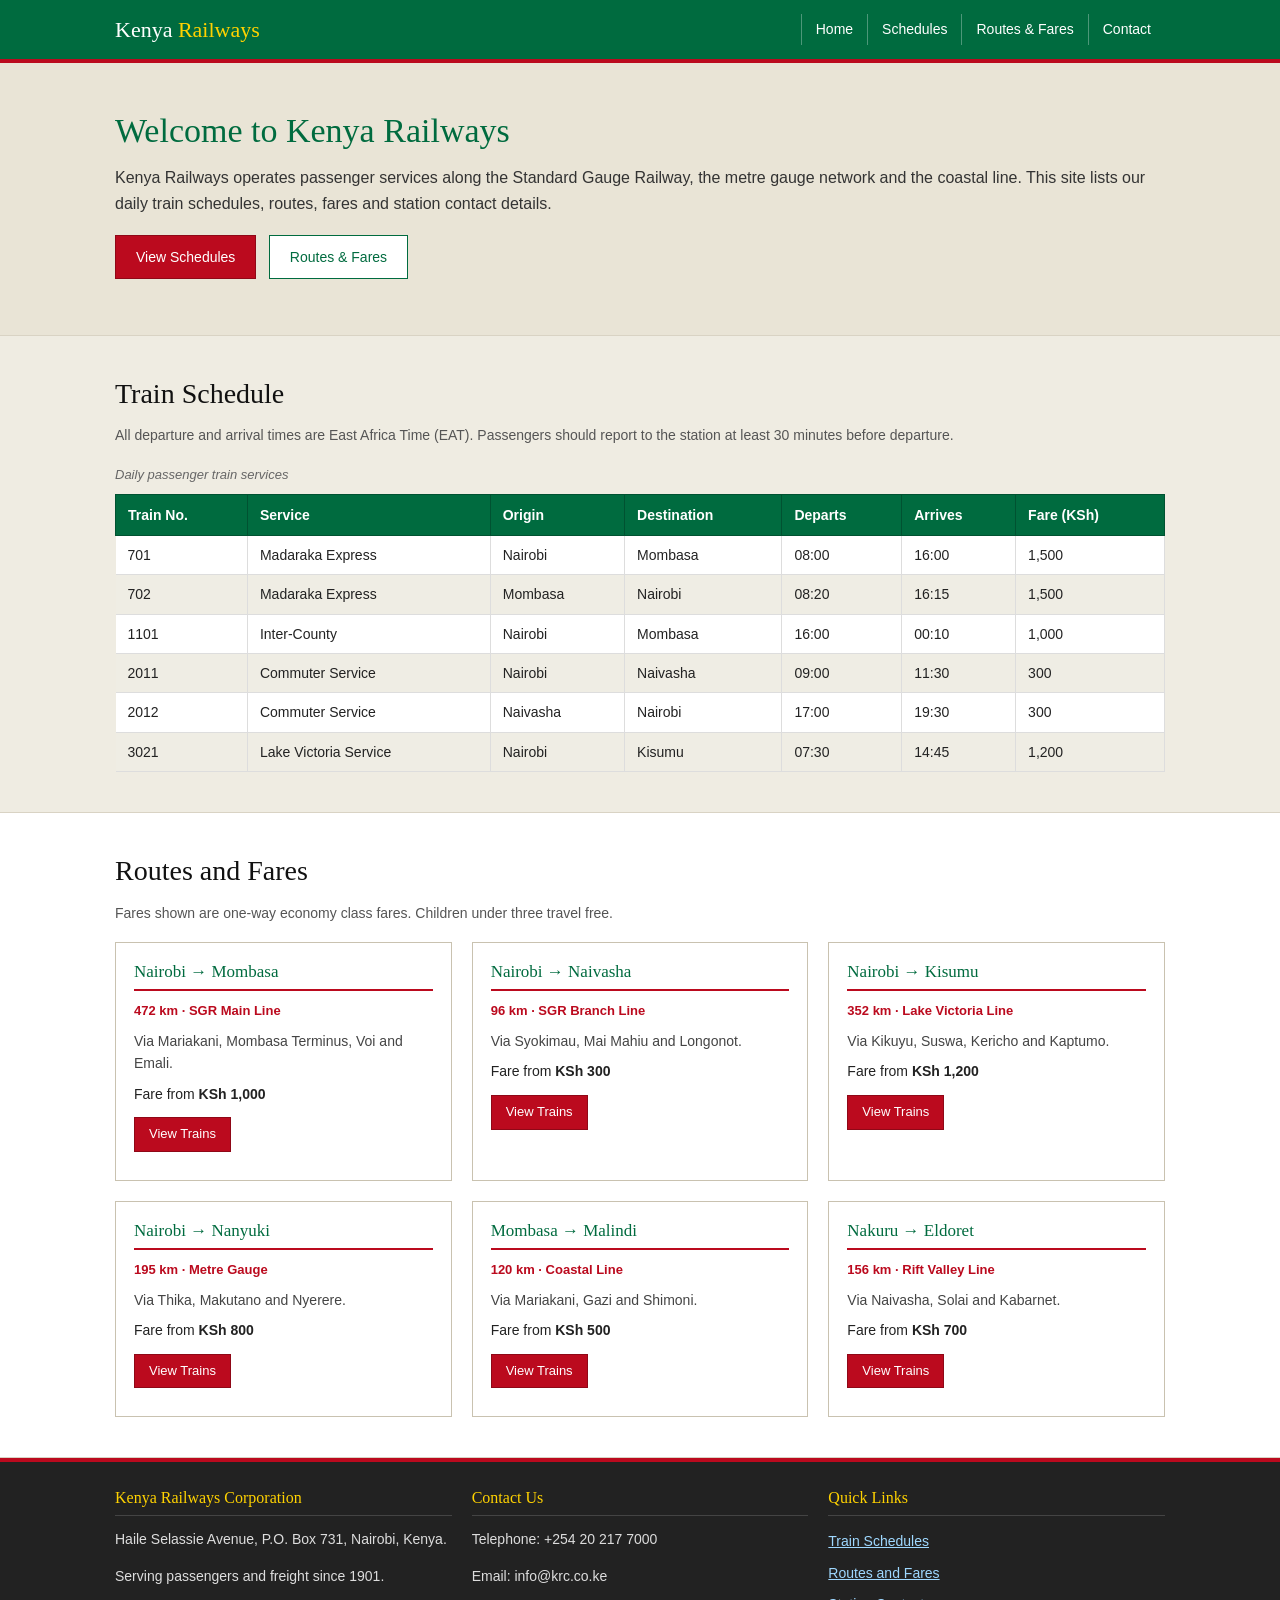
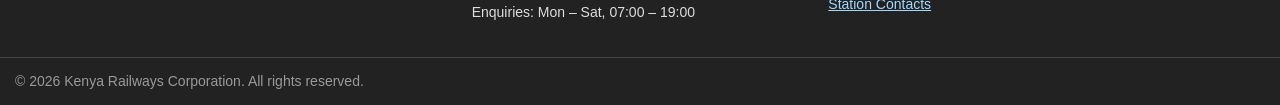
<file: railway/index.html>
<!DOCTYPE html>
<html lang="en">
<head>
  <meta charset="UTF-8">
  <meta name="viewport" content="width=device-width, initial-scale=1.0">
  <title>Kenya Railways | Schedules, Routes and Fares</title>
  <meta name="description" content="Kenya Railways Corporation - train schedules, routes, fares and contact information.">
  <link rel="stylesheet" href="style.css">
</head>
<body>

  <!-- ============ HEADER ============ -->
  <header class="site-header">
    <div class="container header-inner">
      <a href="#" class="logo">Kenya <strong>Railways</strong></a>

      <nav class="main-nav" aria-label="Main navigation">
        <ul class="nav-list">
          <li><a href="#welcome">Home</a></li>
          <li><a href="#schedule">Schedules</a></li>
          <li><a href="#routes">Routes &amp; Fares</a></li>
          <li><a href="#contact">Contact</a></li>
        </ul>
      </nav>
    </div>
  </header>

  <!-- ============ WELCOME SECTION ============ -->
  <section id="welcome" class="welcome">
    <div class="container">
      <h1>Welcome to Kenya Railways</h1>
      <p class="lead">
        Kenya Railways operates passenger services along the Standard Gauge Railway,
        the metre gauge network and the coastal line. This site lists our daily
        train schedules, routes, fares and station contact details.
      </p>
      <a href="#schedule" class="btn">View Schedules</a>
      <a href="#routes" class="btn btn-outline">Routes &amp; Fares</a>
    </div>
  </section>

  <!-- ============ TRAIN SCHEDULE ============ -->
  <section id="schedule" class="section">
    <div class="container">
      <h2>Train Schedule</h2>
      <p class="section-intro">
        All departure and arrival times are East Africa Time (EAT).
        Passengers should report to the station at least 30 minutes before departure.
      </p>

      <div class="table-wrap">
        <table class="schedule-table">
          <caption>Daily passenger train services</caption>
          <thead>
            <tr>
              <th scope="col">Train No.</th>
              <th scope="col">Service</th>
              <th scope="col">Origin</th>
              <th scope="col">Destination</th>
              <th scope="col">Departs</th>
              <th scope="col">Arrives</th>
              <th scope="col">Fare (KSh)</th>
            </tr>
          </thead>
          <tbody>
            <tr>
              <td data-label="Train No.">701</td>
              <td data-label="Service">Madaraka Express</td>
              <td data-label="Origin">Nairobi</td>
              <td data-label="Destination">Mombasa</td>
              <td data-label="Departs">08:00</td>
              <td data-label="Arrives">16:00</td>
              <td data-label="Fare (KSh)">1,500</td>
            </tr>
            <tr>
              <td data-label="Train No.">702</td>
              <td data-label="Service">Madaraka Express</td>
              <td data-label="Origin">Mombasa</td>
              <td data-label="Destination">Nairobi</td>
              <td data-label="Departs">08:20</td>
              <td data-label="Arrives">16:15</td>
              <td data-label="Fare (KSh)">1,500</td>
            </tr>
            <tr>
              <td data-label="Train No.">1101</td>
              <td data-label="Service">Inter-County</td>
              <td data-label="Origin">Nairobi</td>
              <td data-label="Destination">Mombasa</td>
              <td data-label="Departs">16:00</td>
              <td data-label="Arrives">00:10</td>
              <td data-label="Fare (KSh)">1,000</td>
            </tr>
            <tr>
              <td data-label="Train No.">2011</td>
              <td data-label="Service">Commuter Service</td>
              <td data-label="Origin">Nairobi</td>
              <td data-label="Destination">Naivasha</td>
              <td data-label="Departs">09:00</td>
              <td data-label="Arrives">11:30</td>
              <td data-label="Fare (KSh)">300</td>
            </tr>
            <tr>
              <td data-label="Train No.">2012</td>
              <td data-label="Service">Commuter Service</td>
              <td data-label="Origin">Naivasha</td>
              <td data-label="Destination">Nairobi</td>
              <td data-label="Departs">17:00</td>
              <td data-label="Arrives">19:30</td>
              <td data-label="Fare (KSh)">300</td>
            </tr>
            <tr>
              <td data-label="Train No.">3021</td>
              <td data-label="Service">Lake Victoria Service</td>
              <td data-label="Origin">Nairobi</td>
              <td data-label="Destination">Kisumu</td>
              <td data-label="Departs">07:30</td>
              <td data-label="Arrives">14:45</td>
              <td data-label="Fare (KSh)">1,200</td>
            </tr>
          </tbody>
        </table>
      </div>
    </div>
  </section>

  <!-- ============ ROUTES (CSS GRID) ============ -->
  <section id="routes" class="section">
    <div class="container">
      <h2>Routes and Fares</h2>
      <p class="section-intro">
        Fares shown are one-way economy class fares. Children under three travel free.
      </p>

      <div class="route-grid">
        <article class="route-card">
          <h3>Nairobi &rarr; Mombasa</h3>
          <p class="route-distance">472 km &middot; SGR Main Line</p>
          <p class="route-via">Via Mariakani, Mombasa Terminus, Voi and Emali.</p>
          <p class="route-fare">Fare from <strong>KSh 1,000</strong></p>
          <a href="#schedule" class="btn btn-small">View Trains</a>
        </article>

        <article class="route-card">
          <h3>Nairobi &rarr; Naivasha</h3>
          <p class="route-distance">96 km &middot; SGR Branch Line</p>
          <p class="route-via">Via Syokimau, Mai Mahiu and Longonot.</p>
          <p class="route-fare">Fare from <strong>KSh 300</strong></p>
          <a href="#schedule" class="btn btn-small">View Trains</a>
        </article>

        <article class="route-card">
          <h3>Nairobi &rarr; Kisumu</h3>
          <p class="route-distance">352 km &middot; Lake Victoria Line</p>
          <p class="route-via">Via Kikuyu, Suswa, Kericho and Kaptumo.</p>
          <p class="route-fare">Fare from <strong>KSh 1,200</strong></p>
          <a href="#schedule" class="btn btn-small">View Trains</a>
        </article>

        <article class="route-card">
          <h3>Nairobi &rarr; Nanyuki</h3>
          <p class="route-distance">195 km &middot; Metre Gauge</p>
          <p class="route-via">Via Thika, Makutano and Nyerere.</p>
          <p class="route-fare">Fare from <strong>KSh 800</strong></p>
          <a href="#schedule" class="btn btn-small">View Trains</a>
        </article>

        <article class="route-card">
          <h3>Mombasa &rarr; Malindi</h3>
          <p class="route-distance">120 km &middot; Coastal Line</p>
          <p class="route-via">Via Mariakani, Gazi and Shimoni.</p>
          <p class="route-fare">Fare from <strong>KSh 500</strong></p>
          <a href="#schedule" class="btn btn-small">View Trains</a>
        </article>

        <article class="route-card">
          <h3>Nakuru &rarr; Eldoret</h3>
          <p class="route-distance">156 km &middot; Rift Valley Line</p>
          <p class="route-via">Via Naivasha, Solai and Kabarnet.</p>
          <p class="route-fare">Fare from <strong>KSh 700</strong></p>
          <a href="#schedule" class="btn btn-small">View Trains</a>
        </article>
      </div>
    </div>
  </section>

  <!-- ============ FOOTER ============ -->
  <footer id="contact" class="site-footer">
    <div class="container footer-grid">
      <div class="footer-col">
        <h3>Kenya Railways Corporation</h3>
        <p>Haile Selassie Avenue, P.O. Box 731, Nairobi, Kenya.</p>
        <p>Serving passengers and freight since 1901.</p>
      </div>
      <div class="footer-col">
        <h3>Contact Us</h3>
        <p>Telephone: +254 20 217 7000</p>
        <p>Email: info@krc.co.ke</p>
        <p>Enquiries: Mon &ndash; Sat, 07:00 &ndash; 19:00</p>
      </div>
      <div class="footer-col">
        <h3>Quick Links</h3>
        <ul class="footer-links">
          <li><a href="#schedule">Train Schedules</a></li>
          <li><a href="#routes">Routes and Fares</a></li>
          <li><a href="#contact">Station Contacts</a></li>
        </ul>
      </div>
    </div>
    <div class="footer-bottom">
      <p>&copy; 2026 Kenya Railways Corporation. All rights reserved.</p>
    </div>
  </footer>

</body>
</html>
</file>
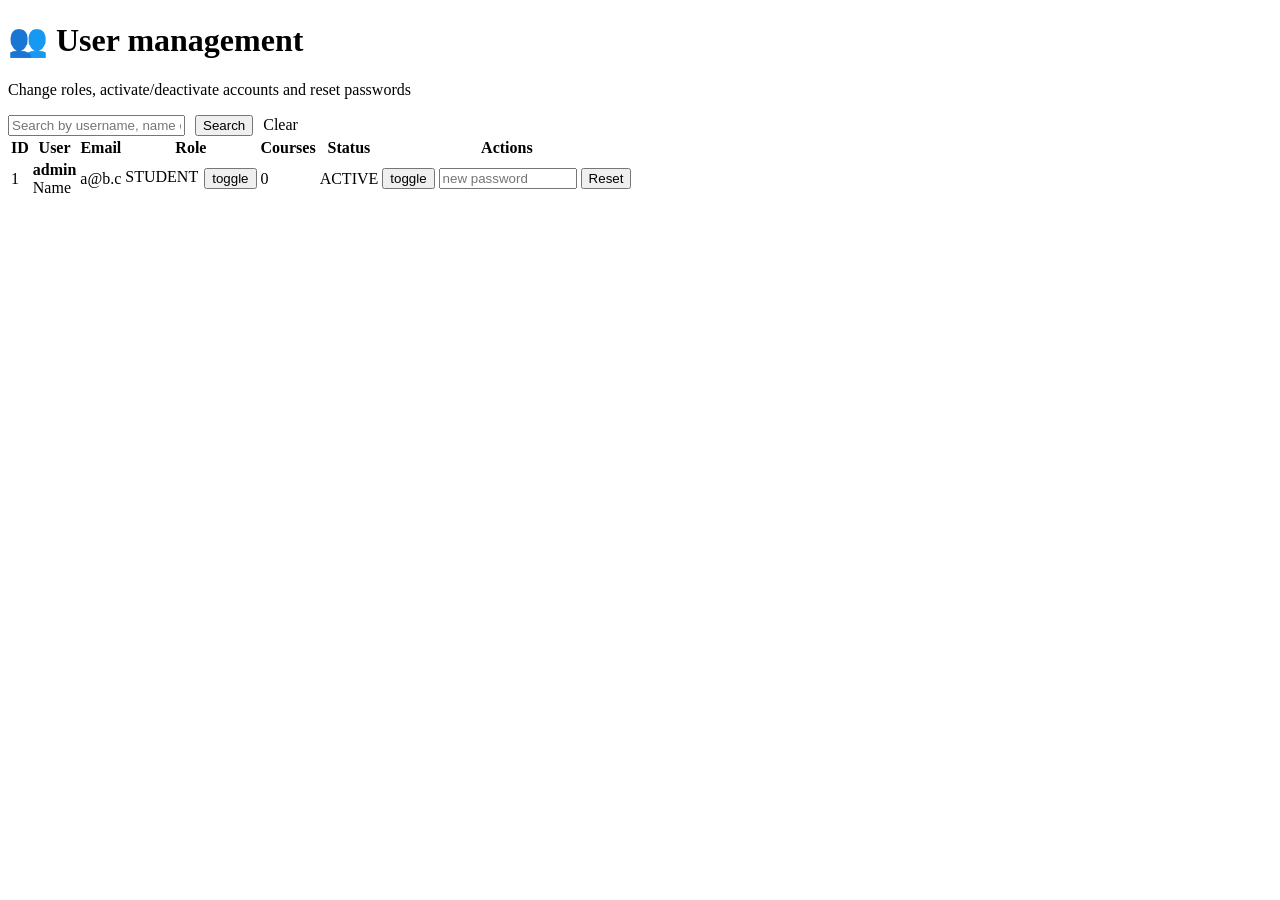
<file: week/sac/src/main/resources/templates/admin-users.html>
<!DOCTYPE html>
<html xmlns:th="http://www.thymeleaf.org">
<head th:replace="~{fragments :: head('Manage Users')}"></head>
<body>
<nav th:replace="~{fragments :: sidebar}"></nav>
<div class="container">
  <h1>&#128101; User management</h1>
  <p class="subtitle">Change roles, activate/deactivate accounts and reset passwords</p>

  <div class="card">
    <form method="get" th:action="@{/admin/users}" style="display:flex; gap:10px; align-items:center">
      <input name="q" th:value="${q}" placeholder="Search by username, name or email..." style="max-width:340px"/>
      <button class="btn small" type="submit">Search</button>
      <a class="btn secondary small" th:href="@{/admin/users}">Clear</a>
    </form>
  </div>

  <div class="card">
    <table>
      <tr>
        <th>ID</th><th>User</th><th>Email</th><th>Role</th><th>Courses</th><th>Status</th><th style="min-width:230px">Actions</th>
      </tr>
      <tr th:each="u : ${users}" th:classappend="${u.id == me.id} ? 'row-me'">
        <td th:text="${u.id}">1</td>
        <td><strong th:text="${u.username}">admin</strong><br/><span class="muted" th:text="${u.fullName}">Name</span></td>
        <td th:text="${u.email}">a@b.c</td>
        <td>
          <form th:action="@{'/admin/users/' + ${u.id} + '/role'}" method="post" style="display:flex; gap:6px">
            <input type="hidden" name="role" th:value="${u.role.name() == 'ADMIN' ? 'STUDENT' : 'ADMIN'}"/>
            <span class="badge" th:classappend="${u.role.name() == 'ADMIN' ? 'warn' : 'CLASS'}" th:text="${u.role}">STUDENT</span>
            <button class="btn secondary small" type="submit"
                    th:text="${u.role.name() == 'ADMIN' ? '&darr; student' : '&uarr; admin'}">toggle</button>
          </form>
        </td>
        <td th:text="${courseCounts[u.id]}">0</td>
        <td><span class="badge" th:classappend="${u.active ? 'ok' : 'EXAM'}" th:text="${u.active ? 'ACTIVE' : 'DISABLED'}">ACTIVE</span></td>
        <td>
          <form th:action="@{'/admin/users/' + ${u.id} + '/toggle-active'}" method="post" style="display:inline">
            <button class="btn secondary small" type="submit" th:disabled="${u.id == me.id}"
                    th:text="${u.active ? 'Disable' : 'Enable'}">toggle</button>
          </form>
          <form th:action="@{'/admin/users/' + ${u.id} + '/reset-password'}" method="post" style="display:inline; gap:4px">
            <input name="password" type="text" placeholder="new password" style="width:130px; display:inline-block" minlength="4" required/>
            <button class="btn danger small" type="submit">Reset</button>
          </form>
        </td>
      </tr>
    </table>
  </div>
</div>
</body>
</html>
</file>
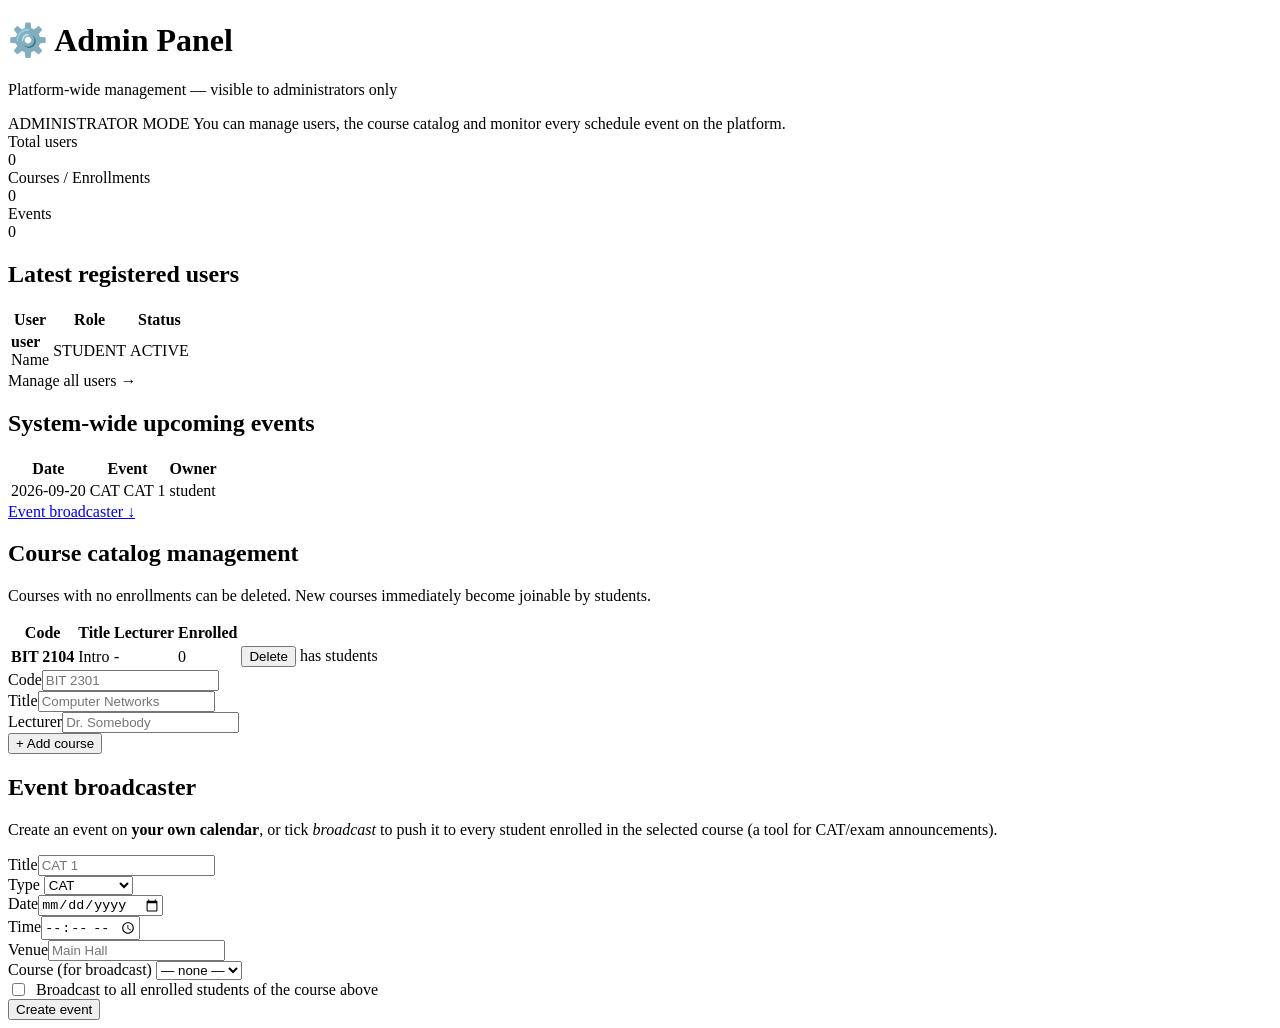
<file: week/sac/src/main/resources/templates/admin.html>
<!DOCTYPE html>
<html xmlns:th="http://www.thymeleaf.org">
<head th:replace="~{fragments :: head('Admin Panel')}"></head>
<body>
<nav th:replace="~{fragments :: sidebar}"></nav>
<div class="container">
  <h1>&#9881;&#65039; Admin Panel</h1>
  <p class="subtitle">Platform-wide management &mdash; visible to administrators only</p>

  <div class="admin-banner">
    <span class="badge ok">ADMINISTRATOR MODE</span>
    <span class="muted">You can manage users, the course catalog and monitor every schedule event on the platform.</span>
  </div>

  <div class="grid cols-3">
    <div class="card"><div class="muted">Total users</div><div class="stat-num" th:text="${stats['users']}">0</div>
      <span class="muted" th:text="${stats['students']} + ' students &middot; ' + ${stats['admins']} + ' admins'"></span></div>
    <div class="card"><div class="muted">Courses / Enrollments</div><div class="stat-num" th:text="${stats['courses']}">0</div>
      <span class="muted" th:text="${stats['enrollments']} + ' enrollments'"></span></div>
    <div class="card"><div class="muted">Events</div><div class="stat-num" th:text="${stats['events']}">0</div>
      <span class="muted" th:text="${stats['upcoming']} + ' upcoming'"></span></div>
  </div>

  <div class="grid cols-2">
    <div class="card">
      <h2>Latest registered users</h2>
      <table>
        <tr><th>User</th><th>Role</th><th>Status</th></tr>
        <tr th:each="u : ${recentUsers}">
          <td><strong th:text="${u.username}">user</strong><br/><span class="muted" th:text="${u.fullName}">Name</span></td>
          <td><span class="badge" th:classappend="${u.role.name() == 'ADMIN' ? 'warn' : 'CLASS'}" th:text="${u.role}">STUDENT</span></td>
          <td><span class="badge" th:classappend="${u.active ? 'ok' : 'EXAM'}" th:text="${u.active ? 'ACTIVE' : 'DISABLED'}">ACTIVE</span></td>
        </tr>
      </table>
      <a class="btn secondary small" th:href="@{/admin/users}">Manage all users &rarr;</a>
    </div>
    <div class="card">
      <h2>System-wide upcoming events</h2>
      <span class="muted" th:text="${stats['upcoming']} + ' upcoming of ' + ${stats['events']} + ' total events'"></span>
      <table style="margin-top:8px">
        <tr><th>Date</th><th>Event</th><th>Owner</th></tr>
        <tr th:each="ev : ${recentEvents}">
          <td th:text="${ev.date}">2026-09-20</td>
          <td><span class="badge" th:classappend="${ev.type}" th:text="${ev.type}">CAT</span>
              <span th:text="${ev.title}">CAT 1</span></td>
          <td th:text="${ev.owner.username}">student</td>
        </tr>
      </table>
      <a class="btn secondary small" href="#events">Event broadcaster &darr;</a>
    </div>
  </div>

  <!-- ============ course catalog ============ -->
  <div class="card" id="catalog">
    <h2>Course catalog management</h2>
    <p class="muted">Courses with no enrollments can be deleted. New courses immediately become joinable by students.</p>
    <table>
      <tr><th>Code</th><th>Title</th><th>Lecturer</th><th>Enrolled</th><th></th></tr>
      <tr th:each="c : ${courses}">
        <td><strong th:text="${c.code}">BIT 2104</strong></td>
        <td th:text="${c.title}">Intro</td>
        <td th:text="${c.lecturer} ?: '-'">-</td>
        <td th:text="${courseCounts[c.id]}">0</td>
        <td>
          <form th:if="${courseCounts[c.id] == 0}" th:action="@{'/admin/courses/' + ${c.id} + '/delete'}" method="post" style="display:inline">
            <button class="btn danger small" type="submit">Delete</button>
          </form>
          <span class="muted" th:if="${courseCounts[c.id] > 0}">has students</span>
        </td>
      </tr>
    </table>
    <form th:action="@{/admin/courses}" method="post" class="admin-form">
      <div><label>Code</label><input name="code" placeholder="BIT 2301" required/></div>
      <div><label>Title</label><input name="title" placeholder="Computer Networks" required/></div>
      <div><label>Lecturer</label><input name="lecturer" placeholder="Dr. Somebody"/></div>
      <div style="align-self:end"><button class="btn" type="submit">+ Add course</button></div>
    </form>
  </div>

  <!-- ============ event broadcaster ============ -->
  <div class="card" id="events">
    <h2>Event broadcaster</h2>
    <p class="muted">Create an event on <strong>your own calendar</strong>, or tick <em>broadcast</em> to push it to every student enrolled in the selected course (a tool for CAT/exam announcements).</p>
    <form th:action="@{/admin/events}" method="post" class="admin-form">
      <div><label>Title</label><input name="title" required placeholder="CAT 1"/></div>
      <div><label>Type</label>
        <select name="type">
          <option>CAT</option><option>EXAM</option><option>CLASS</option><option>DEADLINE</option><option>OTHER</option>
        </select></div>
      <div><label>Date</label><input name="date" type="date" required/></div>
      <div><label>Time</label><input name="time" type="time"/></div>
      <div><label>Venue</label><input name="venue" placeholder="Main Hall"/></div>
      <div><label>Course (for broadcast)</label>
        <select name="courseId">
          <option value="">&mdash; none &mdash;</option>
          <option th:each="c : ${courses}" th:value="${c.id}" th:text="${c.code}">BIT 2104</option>
        </select></div>
      <div style="grid-column: 1 / -1">
        <label style="display:flex; gap:8px; align-items:center">
          <input type="checkbox" name="broadcast" value="1" style="width:auto"/>
          Broadcast to all enrolled students of the course above
        </label>
      </div>
      <div style="align-self:end"><button class="btn" type="submit">Create event</button></div>
    </form>
  </div>
</div>
</body>
</html>
</file>
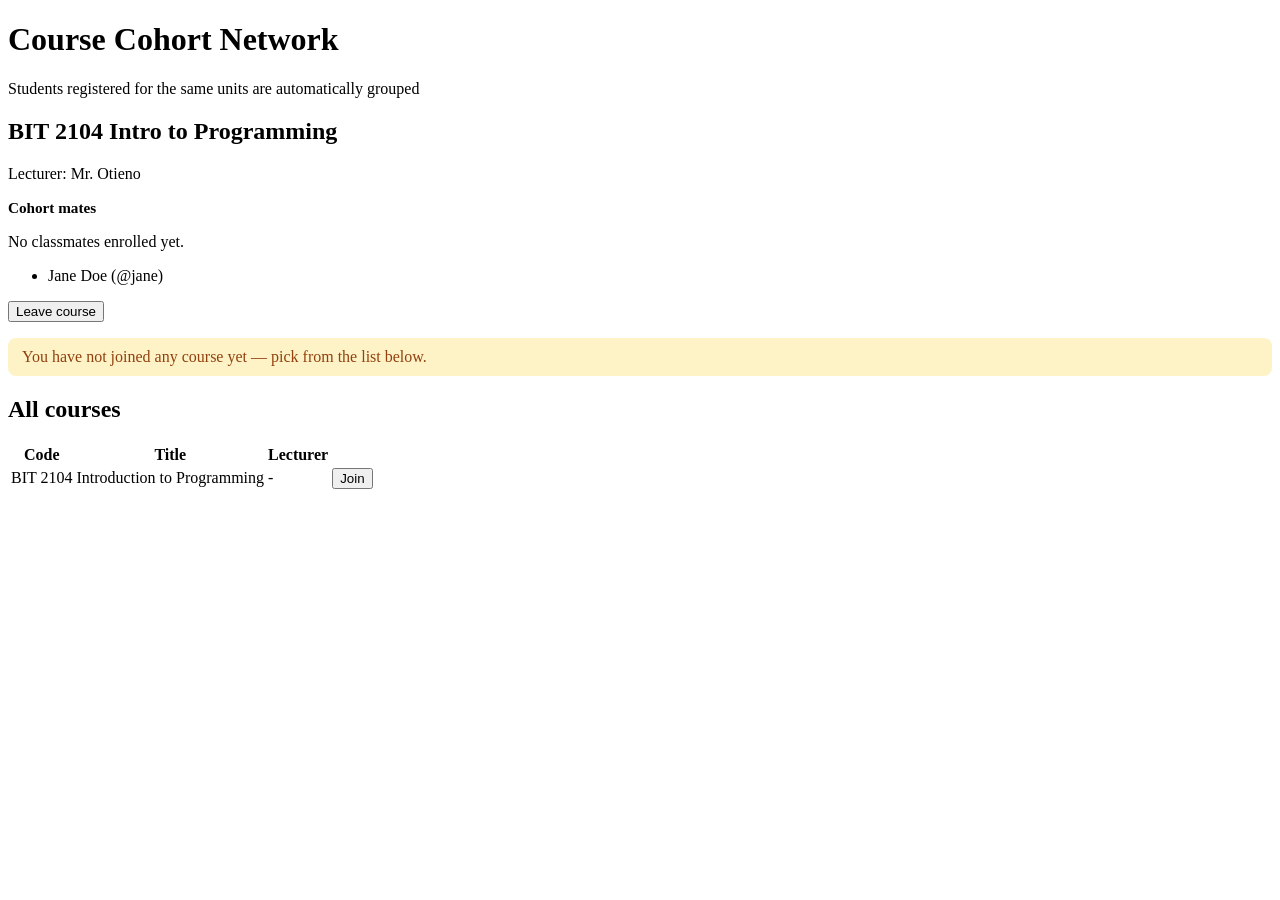
<file: week/sac/src/main/resources/templates/courses.html>
<!DOCTYPE html>
<html xmlns:th="http://www.thymeleaf.org">
<head th:replace="~{fragments :: head('Courses')}"></head>
<body>
<nav th:replace="~{fragments :: sidebar}"></nav>
<div class="container">
  <h1>Course Cohort Network</h1>
  <p class="subtitle">Students registered for the same units are automatically grouped</p>

  <div class="card" th:each="en : ${enrollments}">
    <h2>
      <span th:text="${en.course.code}">BIT 2104</span>
      <span class="muted" th:text="' — ' + ${en.course.title}">Intro to Programming</span>
    </h2>
    <p class="muted" th:if="${en.course.lecturer}" th:text="'Lecturer: ' + ${en.course.lecturer}">Lecturer: Mr. Otieno</p>

    <h2 style="font-size:.95rem">Cohort mates</h2>
    <p class="muted" th:if="${#lists.isEmpty(matesByCourse[en.course.id])}">No classmates enrolled yet.</p>
    <ul class="pill-list">
      <li th:each="mate : ${matesByCourse[en.course.id]}">
        <span th:text="${mate.fullName} + ' (@' + ${mate.username} + ')'">Jane Doe (@jane)</span>
      </li>
    </ul>

    <div style="display:flex; gap:8px; margin-top:12px">
      <form th:action="@{'/courses/' + ${en.course.id} + '/leave'}" method="post"
            onsubmit="return confirm('Leave this course cohort?')">
        <button class="btn danger small" type="submit">Leave course</button>
      </form>
    </div>
  </div>

  <p class="flash warn" th:if="${#lists.isEmpty(enrollments)}"
     style="background:#fef3c7;color:#92400e;border-radius:8px;padding:10px 14px">
    You have not joined any course yet — pick from the list below.
  </p>

  <div class="card">
    <h2>All courses</h2>
    <table>
      <tr><th>Code</th><th>Title</th><th>Lecturer</th><th></th></tr>
      <tr th:each="c : ${allCourses}">
        <td th:text="${c.code}">BIT 2104</td>
        <td th:text="${c.title}">Introduction to Programming</td>
        <td th:text="${c.lecturer} ?: '-'">-</td>
        <td>
          <form th:action="@{/courses/join}" method="post">
            <input type="hidden" name="courseId" th:value="${c.id}"/>
            <button class="btn small" type="submit">Join</button>
          </form>
        </td>
      </tr>
    </table>
  </div>
</div>
</body>
</html>
</file>
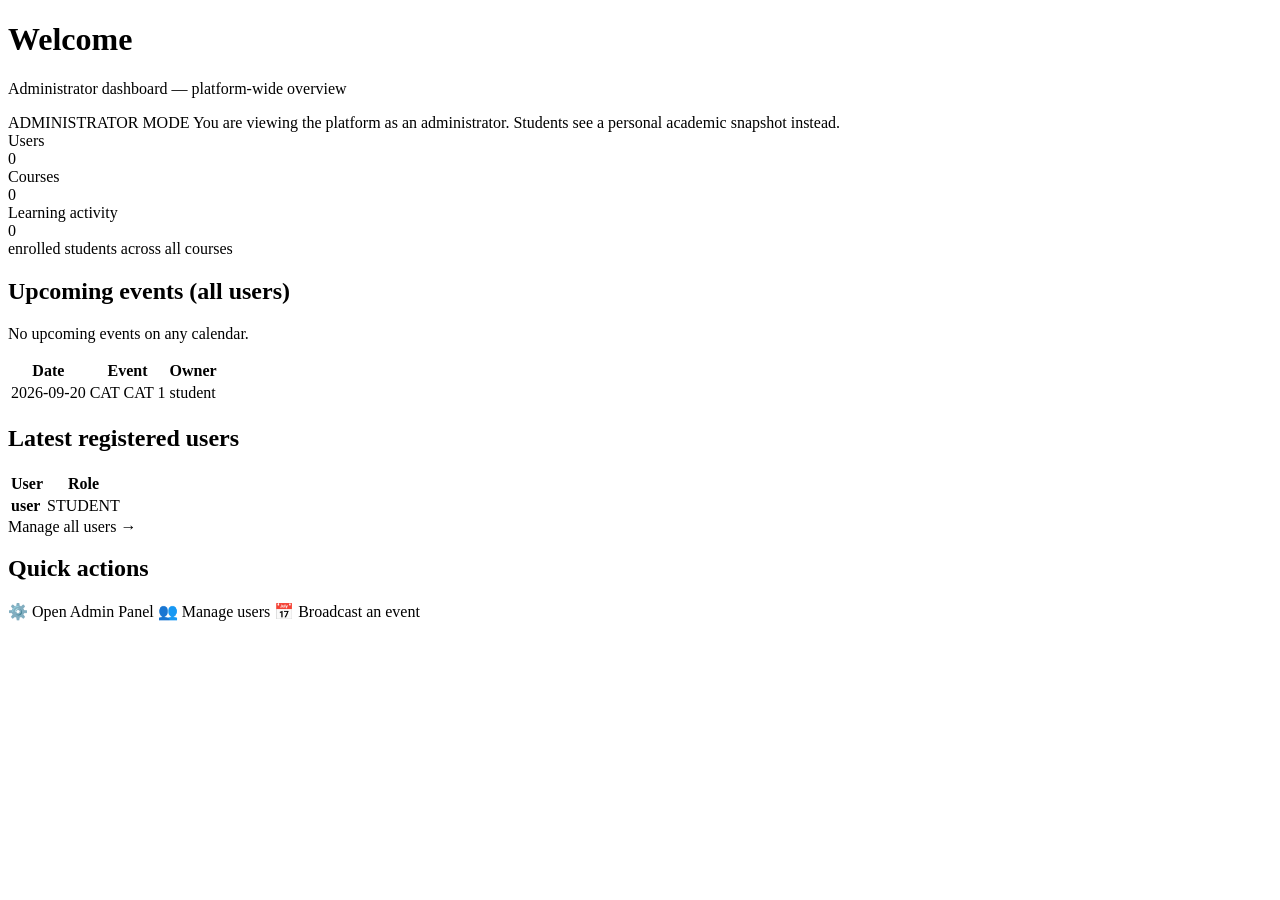
<file: week/sac/src/main/resources/templates/dashboard-admin.html>
<!DOCTYPE html>
<html xmlns:th="http://www.thymeleaf.org">
<head th:replace="~{fragments :: head('Dashboard')}"></head>
<body>
<nav th:replace="~{fragments :: sidebar}"></nav>
<div class="container">
  <h1 th:text="'Welcome, ' + ${me.fullName}">Welcome</h1>
  <p class="subtitle">Administrator dashboard — platform-wide overview</p>

  <div class="admin-banner">
    <span class="badge ok">ADMINISTRATOR MODE</span>
    <span class="muted">You are viewing the platform as an administrator. Students see a personal academic snapshot instead.</span>
  </div>

  <div class="grid cols-3">
    <div class="card">
      <div class="muted">Users</div>
      <div class="stat-num" th:text="${stats['users']}">0</div>
      <span class="muted" th:text="${stats['students']} + ' students'"></span>
    </div>
    <div class="card">
      <div class="muted">Courses</div>
      <div class="stat-num" th:text="${stats['courses']}">0</div>
      <span class="muted" th:text="${stats['enrollments']} + ' enrollments'"></span>
    </div>
    <div class="card">
      <div class="muted">Learning activity</div>
      <div class="stat-num" th:text="${stats['enrollments']}">0</div>
      <span class="muted">enrolled students across all courses</span>
    </div>
  </div>

  <div class="grid cols-2">
    <div class="card">
      <h2>Upcoming events (all users)</h2>
      <p class="muted" th:if="${#lists.isEmpty(upcoming)}">No upcoming events on any calendar.</p>
      <table th:if="${!#lists.isEmpty(upcoming)}">
        <tr><th>Date</th><th>Event</th><th>Owner</th></tr>
        <tr th:each="ev : ${upcoming}">
          <td th:text="${ev.date}">2026-09-20</td>
          <td><span class="badge" th:classappend="${ev.type}" th:text="${ev.type}">CAT</span>
              <span th:text="${ev.title}">CAT 1</span></td>
          <td th:text="${ev.owner.username}">student</td>
        </tr>
      </table>
    </div>
    <div class="card">
      <h2>Latest registered users</h2>
      <table>
        <tr><th>User</th><th>Role</th></tr>
        <tr th:each="u : ${recentUsers}">
          <td><strong th:text="${u.username}">user</strong></td>
          <td><span class="badge" th:classappend="${u.role.name() == 'ADMIN' ? 'warn' : 'CLASS'}" th:text="${u.role}">STUDENT</span></td>
        </tr>
      </table>
      <a class="btn secondary small" th:href="@{/admin/users}">Manage all users &rarr;</a>
    </div>
  </div>

  <div class="card admin-quick">
    <h2>Quick actions</h2>
    <a class="btn" th:href="@{/admin}">&#9881;&#65039; Open Admin Panel</a>
    <a class="btn secondary" th:href="@{/admin/users}">&#128101; Manage users</a>
    <a class="btn secondary" th:href="@{'/admin#events'}">&#128197; Broadcast an event</a>
  </div>
</div>
</body>
</html>
</file>
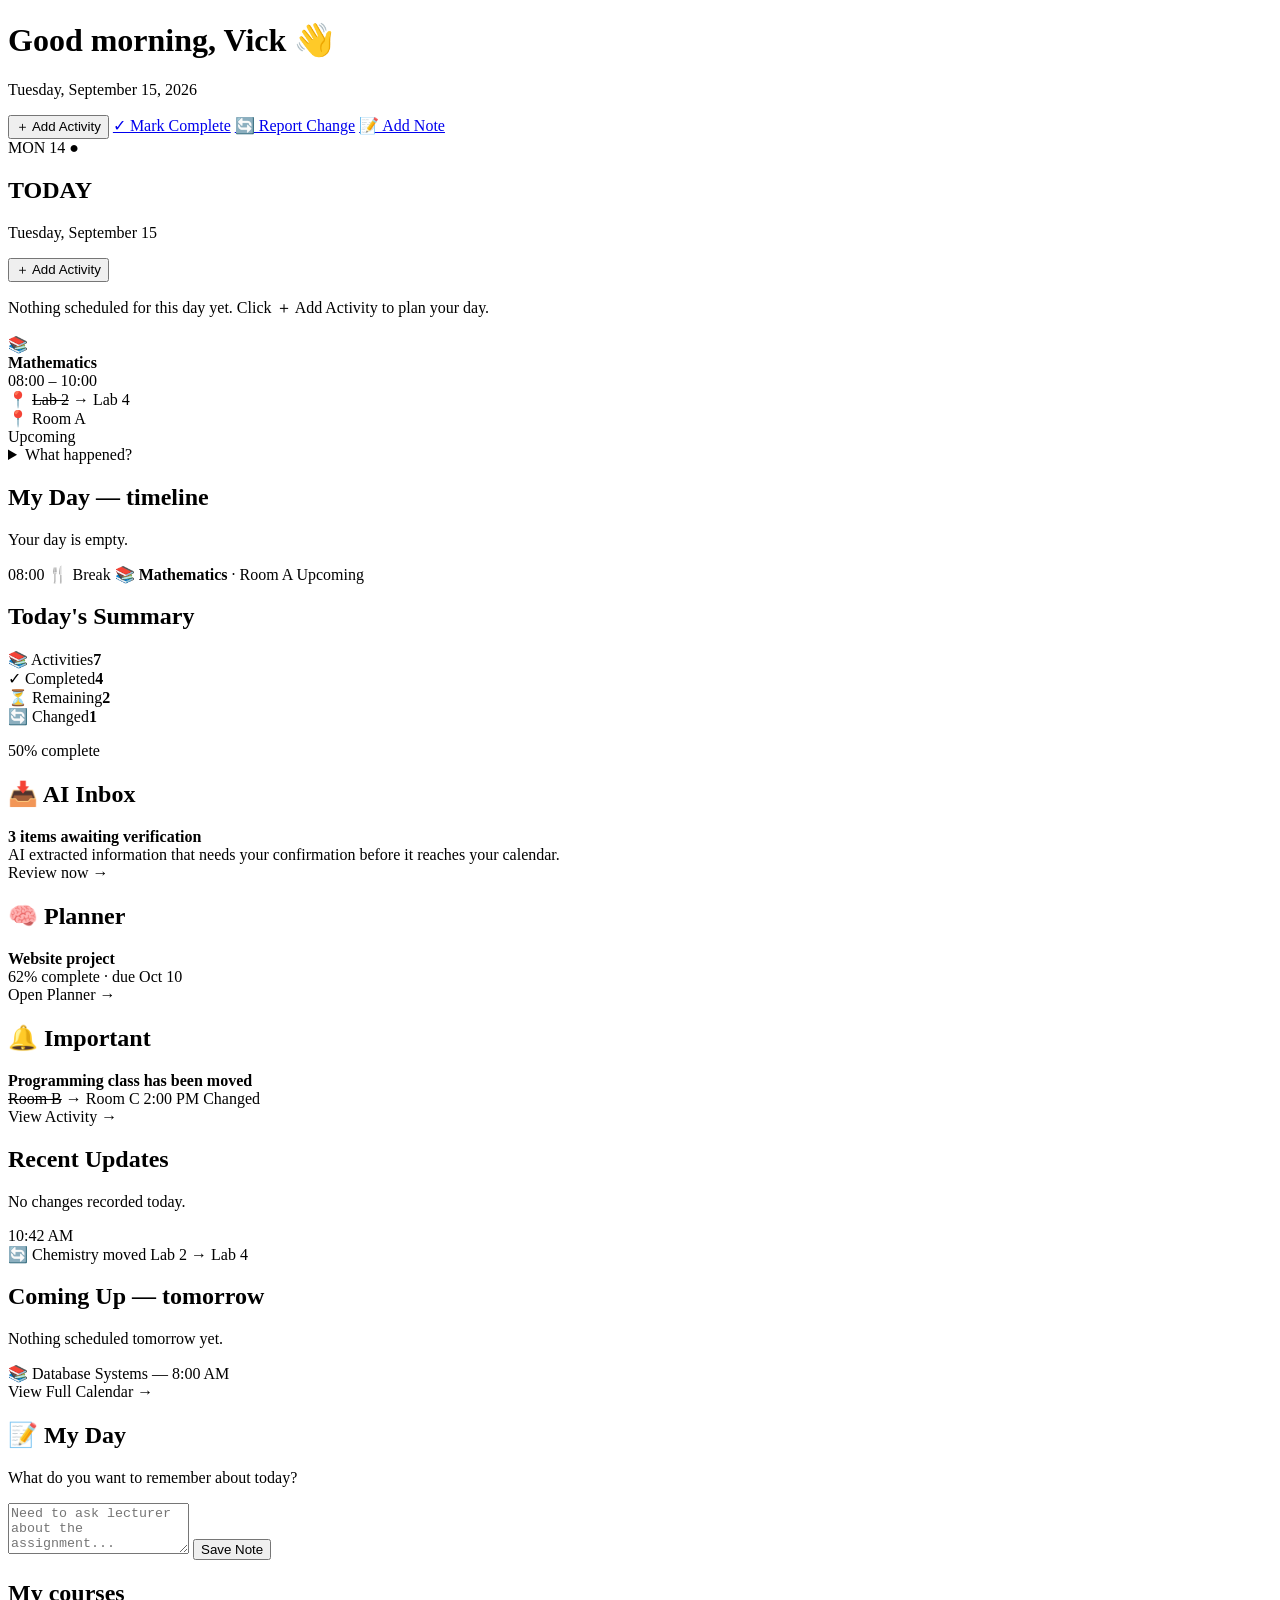
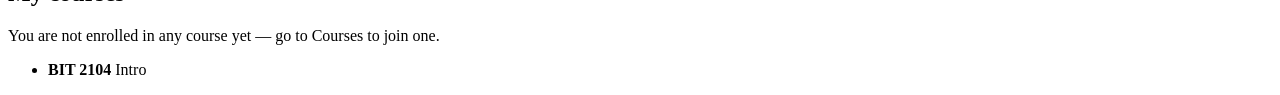
<file: week/sac/src/main/resources/templates/dashboard.html>
<!DOCTYPE html>
<html xmlns:th="http://www.thymeleaf.org">
<head th:replace="~{fragments :: head('Dashboard')}"></head>
<body>
<nav th:replace="~{fragments :: sidebar}"></nav>
<div class="container">

  <!-- ======= greeting + quick actions ======= -->
  <div class="dash-head">
    <div>
      <h1><span th:text="${greeting}">Good morning</span>, <span th:text="${me.fullName}">Vick</span> 👋</h1>
      <p class="subtitle" th:text="${#temporals.format(day, 'EEEE, MMMM d, yyyy')}">Tuesday, September 15, 2026</p>
    </div>
    <div class="quick-actions">
      <button class="btn" type="button" data-open-modal="#addActivityModal">＋ Add Activity</button>
      <a class="btn secondary" href="#todayCards">✓ Mark Complete</a>
      <a class="btn secondary" href="#todayCards">🔄 Report Change</a>
      <a class="btn secondary" href="#journalCard">📝 Add Note</a>
    </div>
  </div>

  <!-- ======= week strip date selector ======= -->
  <div class="week-strip">
    <a th:each="d : ${weekStrip}"
       th:href="@{'/dashboard'(date=${d.iso})}"
       th:classappend="${d.isSelected ? 'selected' : (d.isToday ? 'today' : '')}">
      <span class="dow" th:text="${d.label}">MON</span>
      <span class="dnum" th:text="${d.dayNum}">14</span>
      <span class="dot" th:if="${d.isToday}">●</span>
    </a>
  </div>

  <div class="dash-grid">
    <!-- ======= main: today's floating cards ======= -->
    <div class="dash-main">
      <div class="card" id="todayCards">
        <div class="today-head">
          <div>
            <h2>TODAY</h2>
            <p class="muted" th:text="${#temporals.format(day, 'EEEE, MMMM d')}">Tuesday, September 15</p>
          </div>
          <button class="btn small" type="button" data-open-modal="#addActivityModal">＋ Add Activity</button>
        </div>

        <p class="muted" th:if="${#lists.isEmpty(cards)}">
          Nothing scheduled for this day yet. Click ＋ Add Activity to plan your day.
        </p>

        <div class="act-cards">
          <div class="act-card" th:each="c : ${cards}"
               th:classappend="${c.isOff ? 'is-off' : (c.isDone ? 'is-done' : '')}">
            <div class="act-top">
              <span class="act-emoji" th:text="${c.emoji}">📚</span>
              <div class="act-main">
                <strong th:text="${c.title}">Mathematics</strong>
                <div class="muted" th:text="${c.timeRange}">08:00 – 10:00</div>
                <div class="muted" th:if="${c.moved}">
                  📍 <s th:text="${c.prevVenue}">Lab 2</s> → <span th:text="${c.venue}">Lab 4</span>
                </div>
                <div class="muted" th:unless="${c.moved}"
                     th:text="${c.venue != null ? '📍 ' + c.venue : ''}">📍 Room A</div>
              </div>
              <span class="status-pill" th:class="'st-' + ${c.status}" th:text="${c.statusLabel}">Upcoming</span>
            </div>

            <!-- ======= activity action panel ======= -->
            <details class="act-panel">
              <summary>What happened?</summary>
              <div class="act-actions">
                <form th:action="@{'/dashboard/activities/' + ${c.id} + '/status'}" method="post">
                  <input type="hidden" name="day" th:value="${day}"/>
                  <input type="hidden" name="status" value="COMPLETED"/>
                  <button class="chip chip-ok" type="submit">✓ Class completed</button>
                </form>
                <details class="nested">
                  <summary class="chip">🔄 Changed location</summary>
                  <form class="mini-form" th:action="@{'/dashboard/activities/' + ${c.id} + '/venue'}" method="post">
                    <input type="hidden" name="day" th:value="${day}"/>
                    <label>Current location</label>
                    <input type="text" th:value="${c.venue}" disabled/>
                    <label>New location</label>
                    <input name="venue" type="text" required placeholder="Laboratory 4"/>
                    <label>Reason (optional)</label>
                    <input name="reason" type="text" placeholder="Lecturer requested a different room"/>
                    <button class="btn small" type="submit">Save Change</button>
                  </form>
                </details>
                <details class="nested">
                  <summary class="chip">↻ Rescheduled</summary>
                  <form class="mini-form" th:action="@{'/dashboard/activities/' + ${c.id} + '/reschedule'}" method="post">
                    <input type="hidden" name="day" th:value="${day}"/>
                    <label>New date</label>
                    <input name="newDate" type="date" th:value="${day}"/>
                    <label>New start time</label>
                    <input name="newTime" type="time"/>
                    <button class="btn small" type="submit">Reschedule</button>
                  </form>
                </details>
                <form th:action="@{'/dashboard/activities/' + ${c.id} + '/status'}" method="post">
                  <input type="hidden" name="day" th:value="${day}"/>
                  <input type="hidden" name="status" value="POSTPONED"/>
                  <button class="chip chip-warn" type="submit">⏸ Class postponed</button>
                </form>
                <form th:action="@{'/dashboard/activities/' + ${c.id} + '/status'}" method="post">
                  <input type="hidden" name="day" th:value="${day}"/>
                  <input type="hidden" name="status" value="CANCELLED"/>
                  <button class="chip chip-bad" type="submit">✕ Class cancelled</button>
                </form>
                <form th:action="@{'/dashboard/activities/' + ${c.id} + '/status'}" method="post">
                  <input type="hidden" name="day" th:value="${day}"/>
                  <input type="hidden" name="status" value="DID_NOT_HAPPEN"/>
                  <button class="chip chip-bad" type="submit">🚫 Didn't happen</button>
                </form>
                <details class="nested">
                  <summary class="chip">📝 Add note</summary>
                  <form class="mini-form" th:action="@{'/dashboard/activities/' + ${c.id} + '/note'}" method="post">
                    <input type="hidden" name="day" th:value="${day}"/>
                    <textarea name="note" rows="2" placeholder="e.g. Ask lecturer about the assignment"></textarea>
                    <button class="btn small" type="submit">Save note</button>
                  </form>
                </details>
                <form th:if="${c.isDone or c.isOff}" th:action="@{'/dashboard/activities/' + ${c.id} + '/status'}" method="post">
                  <input type="hidden" name="day" th:value="${day}"/>
                  <input type="hidden" name="status" value="UPCOMING"/>
                  <button class="chip" type="submit">↩ Reopen</button>
                </form>
              </div>
            </details>
          </div>
        </div>
      </div>

      <!-- ======= timeline ======= -->
      <div class="card">
        <h2>My Day — timeline</h2>
        <p class="muted" th:if="${#lists.isEmpty(timeline)}">Your day is empty.</p>
        <div class="timeline" th:if="${!#lists.isEmpty(timeline)}">
          <div class="tl-row" th:each="r : ${timeline}">
            <span class="tl-time" th:text="${r.time}">08:00</span>
            <span class="tl-rail" th:classappend="${r.isBreak} ? 'tl-break' : ''"></span>
            <span class="tl-body" th:if="${r.isBreak}">🍴 Break</span>
            <span class="tl-body" th:if="${!r.isBreak}">
              <span th:text="${r.emoji}">📚</span>
              <strong th:text="${r.title}">Mathematics</strong>
              <span class="muted" th:if="${r.venue}" th:text="'· ' + ${r.venue}">· Room A</span>
              <span class="status-pill" th:class="'st-' + ${r.status}" th:text="${r.statusLabel}">Upcoming</span>
            </span>
          </div>
        </div>
      </div>
    </div>

    <!-- ======= side column ======= -->
    <div class="dash-side">
      <div class="card">
        <h2>Today's Summary</h2>
        <div class="sum-rows">
          <div><span>📚 Activities</span><strong th:text="${summary.total}">7</strong></div>
          <div><span>✓ Completed</span><strong th:text="${summary.completed}">4</strong></div>
          <div><span>⏳ Remaining</span><strong th:text="${summary.remaining}">2</strong></div>
          <div><span>🔄 Changed</span><strong th:text="${summary.changed}">1</strong></div>
        </div>
        <div class="progress" th:if="${summary.total > 0}">
          <div class="progress-bar"
               th:style="'width:' + ${(summary.completed * 100) / summary.total} + '%'"></div>
        </div>
        <p class="muted" th:if="${summary.total > 0}"
           th:text="${(summary.completed * 100) / summary.total} + '% complete'">50% complete</p>
      </div>

      <div class="card" th:if="${inboxPending > 0}">
        <h2>📥 AI Inbox</h2>
        <div class="announce" style="border-left-color:#2563eb">
          <strong th:text="${inboxPending} + ' item' + (${inboxPending} == 1 ? '' : 's') + ' awaiting verification'">3 items awaiting verification</strong>
          <div class="muted">AI extracted information that needs your confirmation before it reaches your calendar.</div>
          <a th:href="@{/inbox}">Review now →</a>
        </div>
      </div>

      <div class="card" th:if="${!#lists.isEmpty(plannerProjects)}">
        <h2>🧠 Planner</h2>
        <div class="update" th:each="p : ${plannerProjects}">
          <div>
            <strong><a th:href="@{'/planner/' + ${p.id}}" th:text="${p.name}">Website project</a></strong>
          </div>
          <div class="progress">
            <div class="progress-bar" th:style="'width:' + ${p.progress} + '%'"></div>
          </div>
          <div class="muted">
            <span th:text="${p.progress} + '% complete'">62% complete</span>
            <span th:if="${p.deadline != null}"
                  th:text="' · due ' + ${#temporals.format(p.deadline, 'MMM d')}"> · due Oct 10</span>
          </div>
        </div>
        <a class="btn secondary small" th:href="@{/planner}">Open Planner →</a>
      </div>

      <div class="card" th:if="${!#lists.isEmpty(important)}">
        <h2>🔔 Important</h2>
        <div class="announce" th:each="a : ${important}">
          <strong th:text="${a.title}">Programming class has been moved</strong>
          <div class="muted">
            <span th:if="${a.moved}"><s th:text="${a.prevVenue}">Room B</s> → <span th:text="${a.venue}">Room C</span></span>
            <span th:if="${a.time != ''}" th:text="${a.time}">2:00 PM</span>
            <span th:text="${a.statusLabel}">Changed</span>
          </div>
          <a th:href="@{'/dashboard'(date=${day})}">View Activity →</a>
        </div>
      </div>

      <div class="card">
        <h2>Recent Updates</h2>
        <p class="muted" th:if="${#lists.isEmpty(recentUpdates)}">No changes recorded today.</p>
        <div class="update" th:each="u : ${recentUpdates}">
          <div class="muted" th:text="${u.time}">10:42 AM</div>
          <div><span th:text="${u.icon}">🔄</span> <span th:text="${u.label}">Chemistry moved Lab 2 → Lab 4</span></div>
        </div>
      </div>

      <div class="card">
        <h2>Coming Up — tomorrow</h2>
        <p class="muted" th:if="${#lists.isEmpty(tomorrow)}">Nothing scheduled tomorrow yet.</p>
        <div class="next-day" th:each="line : ${tomorrow}">
          <span th:text="${line}">📚 Database Systems — 8:00 AM</span>
        </div>
        <a class="btn secondary small" th:href="@{/schedule}">View Full Calendar →</a>
      </div>

      <!-- ======= My Day journal ======= -->
      <div class="card" id="journalCard">
        <h2>📝 My Day</h2>
        <p class="muted">What do you want to remember about today?</p>
        <form th:action="@{/dashboard/journal}" method="post">
          <input type="hidden" name="day" th:value="${day}"/>
          <textarea name="body" rows="3" th:text="${journal}"
                    placeholder="Need to ask lecturer about the assignment..."></textarea>
          <button class="btn small" type="submit">Save Note</button>
        </form>
      </div>
    </div>
  </div>

  <!-- ======= my courses (kept from old dashboard) ======= -->
  <div class="card">
    <h2>My courses</h2>
    <p class="muted" th:if="${#lists.isEmpty(enrollments)}">
      You are not enrolled in any course yet — go to Courses to join one.</p>
    <ul class="pill-list">
      <li th:each="en : ${enrollments}">
        <span>
          <strong th:text="${en.course.code}">BIT 2104</strong>
          <span class="muted" th:text="' — ' + ${en.course.title}">Intro</span>
        </span>
      </li>
    </ul>
  </div>
</div>

<!-- ======= Add Activity modal ======= -->
<div class="modal-backdrop" id="addActivityModal" hidden>
  <div class="modal">
    <div class="modal-head">
      <h2>Add Activity</h2>
      <button class="modal-close" type="button" data-close-modal>✕</button>
    </div>
    <form th:action="@{/dashboard/activities}" method="post" class="modal-form">
      <label for="act-title">Activity name</label>
      <input id="act-title" name="title" type="text" required placeholder="Mathematics Class"/>

      <label for="act-type">Type</label>
      <select id="act-type" name="type">
        <option value="CLASS">📚 Class</option>
        <option value="ASSIGNMENT">📝 Assignment</option>
        <option value="STUDY">📖 Study</option>
        <option value="PRACTICAL">🧪 Practical</option>
        <option value="MEETING">📅 Meeting</option>
        <option value="EVENT">🎯 Event</option>
        <option value="WORK">💼 Work</option>
        <option value="REMINDER">🔔 Reminder</option>
        <option value="CAT">📝 CAT</option>
        <option value="EXAM">🧠 Exam</option>
        <option value="DEADLINE">⏰ Deadline</option>
        <option value="OTHER">📌 Other</option>
      </select>

      <label for="act-date">Date</label>
      <input id="act-date" name="date" type="date" required th:value="${day}"/>

      <div class="two-col">
        <div>
          <label for="act-start">Start</label>
          <input id="act-start" name="start" type="time"/>
        </div>
        <div>
          <label for="act-end">End</label>
          <input id="act-end" name="end" type="time"/>
        </div>
      </div>

      <label for="act-venue">Location</label>
      <input id="act-venue" name="venue" type="text" placeholder="Room A"/>

      <label for="act-lecturer">Lecturer / Person</label>
      <input id="act-lecturer" name="lecturer" type="text" placeholder="Dr. ___"/>

      <label for="act-course">Course (optional)</label>
      <select id="act-course" name="courseId">
        <option value="">— none —</option>
        <option th:each="en : ${enrollments}" th:value="${en.course.id}"
                th:text="${en.course.code} + ' — ' + ${en.course.title}">BIT 2104</option>
      </select>

      <label for="act-notes">Notes</label>
      <textarea id="act-notes" name="notes" rows="2"></textarea>

      <button class="btn" type="submit">Add Activity</button>
    </form>
  </div>
</div>

</body>
</html>
</file>
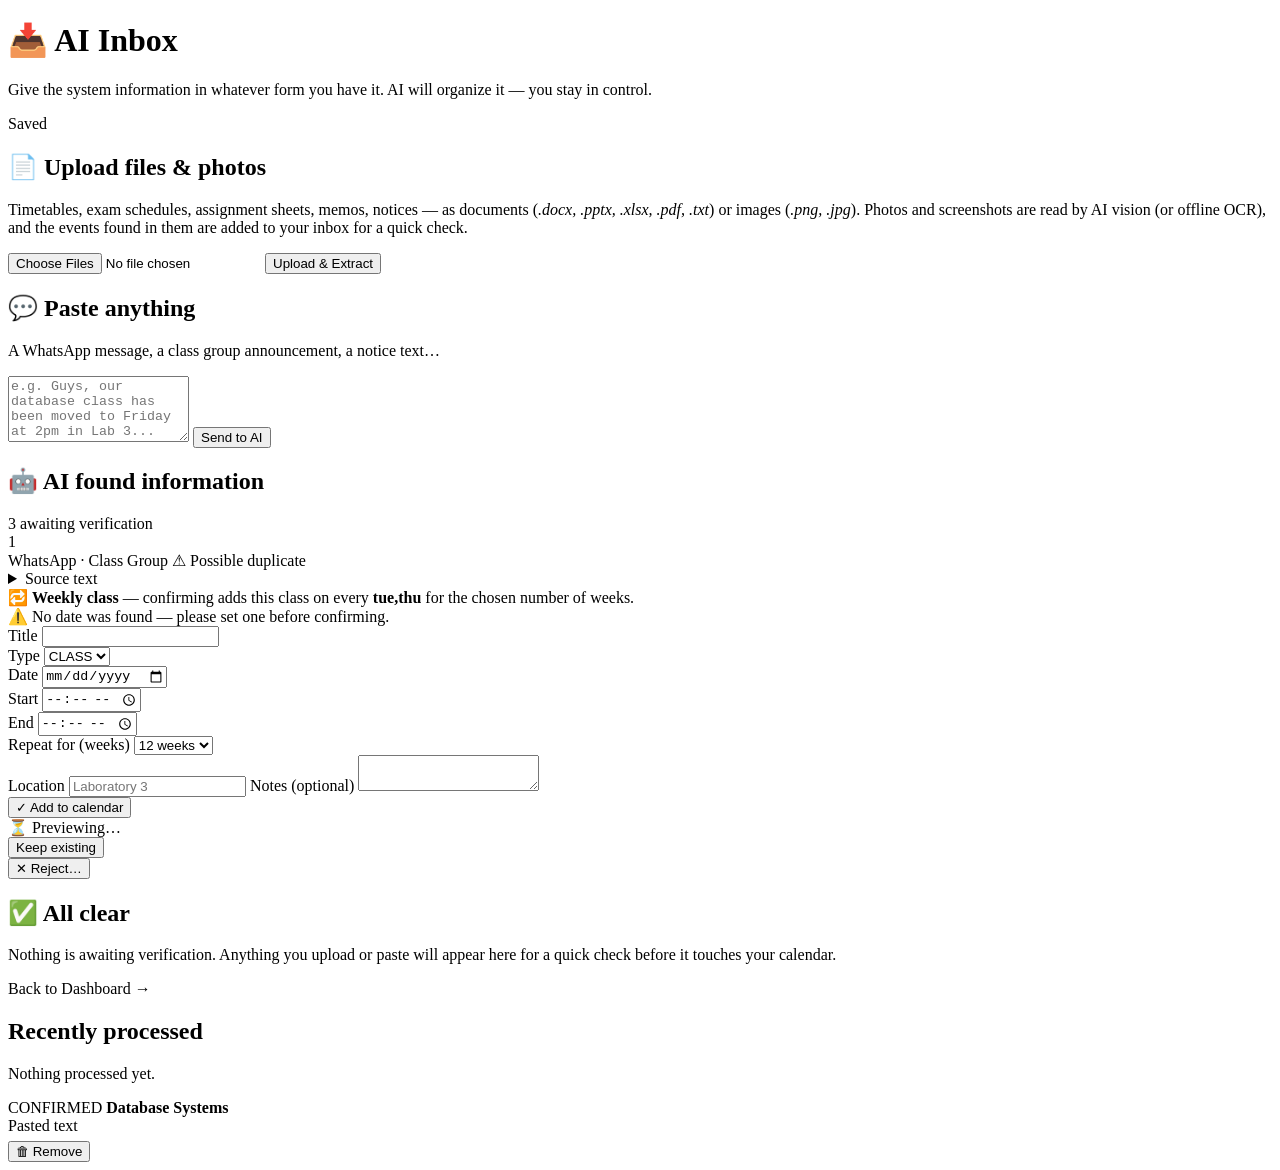
<file: week/sac/src/main/resources/templates/inbox.html>
<!DOCTYPE html>
<html xmlns:th="http://www.thymeleaf.org">
<head th:replace="~{fragments :: head('AI Inbox')}"></head>
<body>
<nav th:replace="~{fragments :: sidebar}"></nav>
<div class="container">

  <div class="dash-head">
    <div>
      <h1>📥 AI Inbox</h1>
      <p class="subtitle">Give the system information in whatever form you have it. AI will organize it — you stay in control.</p>
    </div>
  </div>

  <div class="flash ok" th:if="${flashMsg}" th:text="${flashMsg}">Saved</div>

  <div class="dash-grid">
    <!-- ======= left: capture ======= -->
    <div>
      <div class="card">
        <h2>📄 Upload files &amp; photos</h2>
        <p class="muted">Timetables, exam schedules, assignment sheets, memos, notices — as documents (<em>.docx, .pptx, .xlsx, .pdf, .txt</em>) or images (<em>.png, .jpg</em>). Photos and screenshots are read by AI vision (or offline OCR), and the events found in them are added to your inbox for a quick check.</p>
        <form th:action="@{/inbox/upload}" method="post" enctype="multipart/form-data">
          <input type="file" name="files" multiple required accept=".docx,.pptx,.xlsx,.pdf,.txt,.png,.jpg,.jpeg,.gif,.bmp,.webp,image/*"/>
          <button class="btn" type="submit">Upload &amp; Extract</button>
        </form>
      </div>

      <div class="card">
        <h2>💬 Paste anything</h2>
        <p class="muted">A WhatsApp message, a class group announcement, a notice text…</p>
        <form th:action="@{/inbox/paste}" method="post">
          <textarea name="text" rows="4" required
                    placeholder="e.g. Guys, our database class has been moved to Friday at 2pm in Lab 3..."></textarea>
          <button class="btn" type="submit">Send to AI</button>
        </form>
      </div>

      <!-- ======= verification stepper ======= -->
      <div class="card" id="verify" th:if="${current != null}">
        <div class="verify-head">
          <h2>🤖 AI found information</h2>
          <span class="badge warn" th:text="${pending.size()} + ' awaiting verification'">3 awaiting verification</span>
        </div>

        <!-- progress dots -->
        <div class="verify-dots">
          <a th:each="p, it : ${pending}"
             th:classappend="${p.id == current.id} ? 'dot-now' : ''"
             th:href="@{'/inbox?verify=' + ${p.id}}"
             th:title="${p.title}">
            <span class="vd" th:text="${it.count}">1</span>
          </a>
        </div>

        <!-- item card -->
        <div class="verify-card">
          <div class="verify-meta">
            <span class="badge" th:classappend="${current.sourceType}"
                  th:text="${current.sourceLabel}">WhatsApp · Class Group</span>
            <span class="badge warn" th:if="${current.duplicateSuspect}">⚠ Possible duplicate</span>
          </div>

          <details class="verify-raw-wrap">
            <summary>Source text</summary>
            <blockquote class="verify-raw" th:text="${current.rawText}">Guys, our database class...</blockquote>
          </details>

          <div class="verify-banner ok" th:if="${current.weeklyDays}">
            🔁 <strong>Weekly class</strong> — confirming adds this class on every
            <strong th:text="${current.weeklyDays}">tue,thu</strong> for the chosen number of weeks.
          </div>

          <div class="verify-banner warn" th:if="${current.warning}">
            ⚠️ <span th:text="${current.warning}">No date was found — please set one before confirming.</span>
          </div>

          <!-- ======= solo add form ======= -->
          <form th:action="@{'/inbox/' + ${current.id} + '/confirm'}" method="post" class="verify-form">
            <label>Title</label>
            <input name="title" required th:value="${current.title}"/>

            <div class="two-col">
              <div>
                <label>Type</label>
                <select name="type">
                  <option th:each="t : ${currentTypeOptions}" th:value="${t}"
                          th:selected="${t == current.eventType}"
                          th:text="${t}">CLASS</option>
                </select>
              </div>
              <div>
                <label>Date</label>
                <input type="date" name="date" required
                       th:value="${current.eventDate} ?: ${suggestedDate}"/>
              </div>
            </div>

            <div class="two-col">
              <div>
                <label>Start</label>
                <input type="time" name="start" th:value="${current.eventTime}"/>
              </div>
              <div>
                <label>End</label>
                <input type="time" name="end" th:value="${current.endTime}"/>
              </div>
            </div>

            <div class="two-col" th:if="${current.weeklyDays}">
              <div>
                <label>Repeat for (weeks)</label>
                <select name="weeks">
                  <option th:each="w : ${#numbers.sequence(1, 20)}"
                          th:value="${w}" th:text="${w == 1 ? 'Just once (no repeat)' : w + ' weeks'}"
                          th:selected="${suggestedWeeks > 0 ? w == suggestedWeeks : w == 12}">12 weeks</option>
                </select>
              </div>
              <div><!-- grid balance --></div>
            </div>

            <label>Location</label>
            <input name="venue" th:value="${current.venue}" placeholder="Laboratory 3"/>

            <label>Notes (optional)</label>
            <textarea name="notes" rows="2"></textarea>

            <div class="verify-actions">
              <button class="btn" type="submit">✓ Add to calendar</button>
            </div>
          </form>

            <!-- live preview of the weekly expansion -->
            <div class="verify-preview" th:if="${current.weeklyDays}"
                 id="weeklyPreview"
                 th:attr="data-days=${current.weeklyDays},data-start=${current.eventTime},data-end=${current.endTime},data-first=${current.eventDate} ?: ${suggestedDate}">
              ⏳ Previewing…
            </div>
          <div class="verify-sideactions">
            <form th:if="${current.duplicateSuspect}"
                  th:action="@{'/inbox/' + ${current.id} + '/keep-existing'}" method="post">
              <button class="btn secondary small" type="submit">Keep existing</button>
            </form>
            <button class="btn danger small" type="button"
                    th:attr="data-open-modal='reject' + ${current.id} + 'Modal'">✕ Reject…</button>
          </div>
        </div>
      </div>

      <div class="card" th:if="${current == null}">
        <h2>✅ All clear</h2>
        <p class="muted">Nothing is awaiting verification. Anything you upload or paste will appear here for a quick check before it touches your calendar.</p>
        <a class="btn secondary small" th:href="@{/dashboard}">Back to Dashboard →</a>
      </div>
    </div>

    <!-- ======= right: history ======= -->
    <div>
      <div class="card">
        <h2>Recently processed</h2>
        <p class="muted" th:if="${#lists.isEmpty(history)}">Nothing processed yet.</p>
        <div class="update" th:each="h : ${history}">
          <div>
            <span class="badge" th:classappend="${h.status}"
                  th:text="${h.status}">CONFIRMED</span>
            <strong th:text="${h.title}">Database Systems</strong>
          </div>
          <div class="muted" th:text="${h.sourceLabel}">Pasted text</div>
          <form th:action="@{'/inbox/history/' + ${h.id} + '/delete'}" method="post" style="margin-top:6px">
            <button class="btn danger small" type="submit"
                    onclick="return confirm('Remove this item from history?')">🗑 Remove</button>
          </form>
        </div>
      </div>
    </div>
  </div>
</div>

<!-- ======= reject confirmation modal ======= -->
<div class="modal-backdrop" th:if="${current != null}"
     th:attr="id='reject' + ${current.id} + 'Modal'" hidden>
  <div class="modal">
    <div class="modal-head">
      <h2>Reject this item?</h2>
      <button class="modal-close" type="button" data-close-modal>✕</button>
    </div>
    <p class="muted">
      <strong th:text="${current.title}">Item title</strong><br/>
      <span th:text="${current.sourceLabel}">source</span> — it will be removed permanently.
      Nothing will be added to your calendar.
    </p>
    <form th:action="@{'/inbox/' + ${current.id} + '/reject'}" method="post" class="modal-form">
      <button class="btn danger" type="submit">✕ Yes, reject &amp; remove</button>
      <button class="btn secondary" type="button" data-close-modal>Cancel</button>
    </form>
  </div>
</div>

<script>
  // live preview: "N classes · Sep 17 → Dec 8" for weekly rows
  (function () {
    var box = document.getElementById('weeklyPreview');
    if (!box) return;
    var days = (box.dataset.days || '').split(',').filter(Boolean);
    var dayMap = {mon:1, tue:2, wed:3, thu:4, fri:5, sat:6, sun:7};
    var target = days.map(function (d) { return dayMap[d.trim()]; }).filter(Boolean);
    if (!target.length) return;

    function fmt(d) {
      return d.toLocaleDateString(undefined, {month: 'short', day: 'numeric'});
    }

    function render() {
      var dateInput = document.querySelector('input[name=date]');
      var weeksSel = document.querySelector('select[name=weeks]');
      if (!dateInput || !dateInput.value) {
        box.textContent = 'Pick a start date to see the schedule.';
        return;
      }
      var start = new Date(dateInput.value + 'T00:00:00');
      var weeks = weeksSel ? parseInt(weeksSel.value, 10) || 1 : 1;
      var last = new Date(start.getTime());
      last.setDate(last.getDate() + weeks * 7 - 1);

      // first occurrence on/after start
      var first = new Date(start.getTime());
      while (target.indexOf(first.getDay()) === -1) first.setDate(first.getDate() + 1);

      var count = 0;
      var cursor = new Date(first.getTime());
      while (cursor <= last) {
        if (target.indexOf(cursor.getDay()) !== -1) count++;
        cursor.setDate(cursor.getDate() + 1);
      }
      var time = box.dataset.start ? ' · ' + box.dataset.start.slice(0, 5)
               + (box.dataset.end ? '-' + box.dataset.end.slice(0, 5) : '') : '';
      box.innerHTML = '<strong>' + count + ' classes</strong> will be added · '
        + fmt(first) + ' → ' + fmt(last) + time
        + ' <span class="muted">(every ' + days.join(' & ') + ')</span>';
    }

    render();
    var dateInput = document.querySelector('input[name=date]');
    var weeksSel = document.querySelector('select[name=weeks]');
    if (dateInput) dateInput.addEventListener('change', render);
    if (weeksSel) weeksSel.addEventListener('change', render);
  })();

  document.querySelectorAll('[data-open-modal]').forEach(function (btn) {
    btn.addEventListener('click', function () {
      var m = document.getElementById(btn.getAttribute('data-open-modal'));
      if (m) m.hidden = false;
    });
  });
  document.querySelectorAll('[data-close-modal]').forEach(function (btn) {
    btn.addEventListener('click', function () {
      btn.closest('.modal-backdrop').hidden = true;
    });
  });
  document.querySelectorAll('.modal-backdrop').forEach(function (bd) {
    bd.addEventListener('click', function (e) { if (e.target === bd) bd.hidden = true; });
  });
</script>
</body>
</html>
</file>
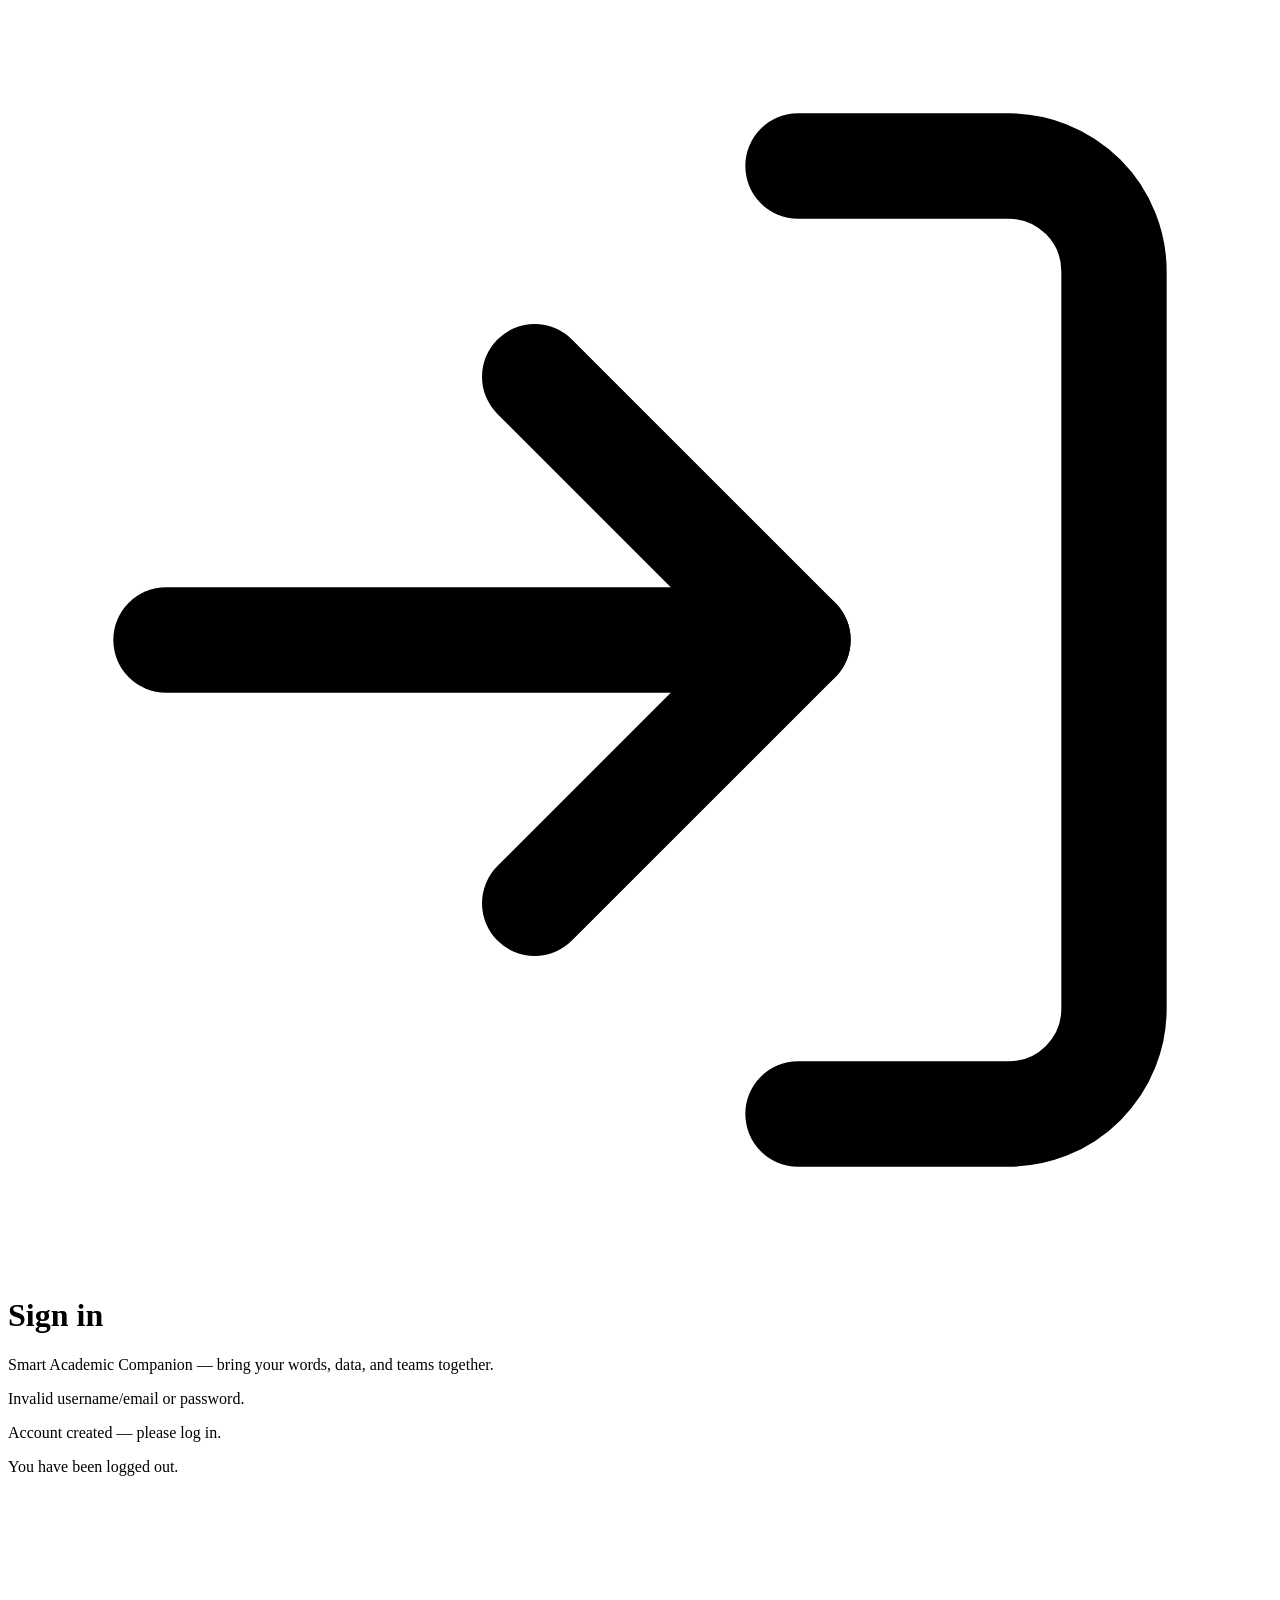
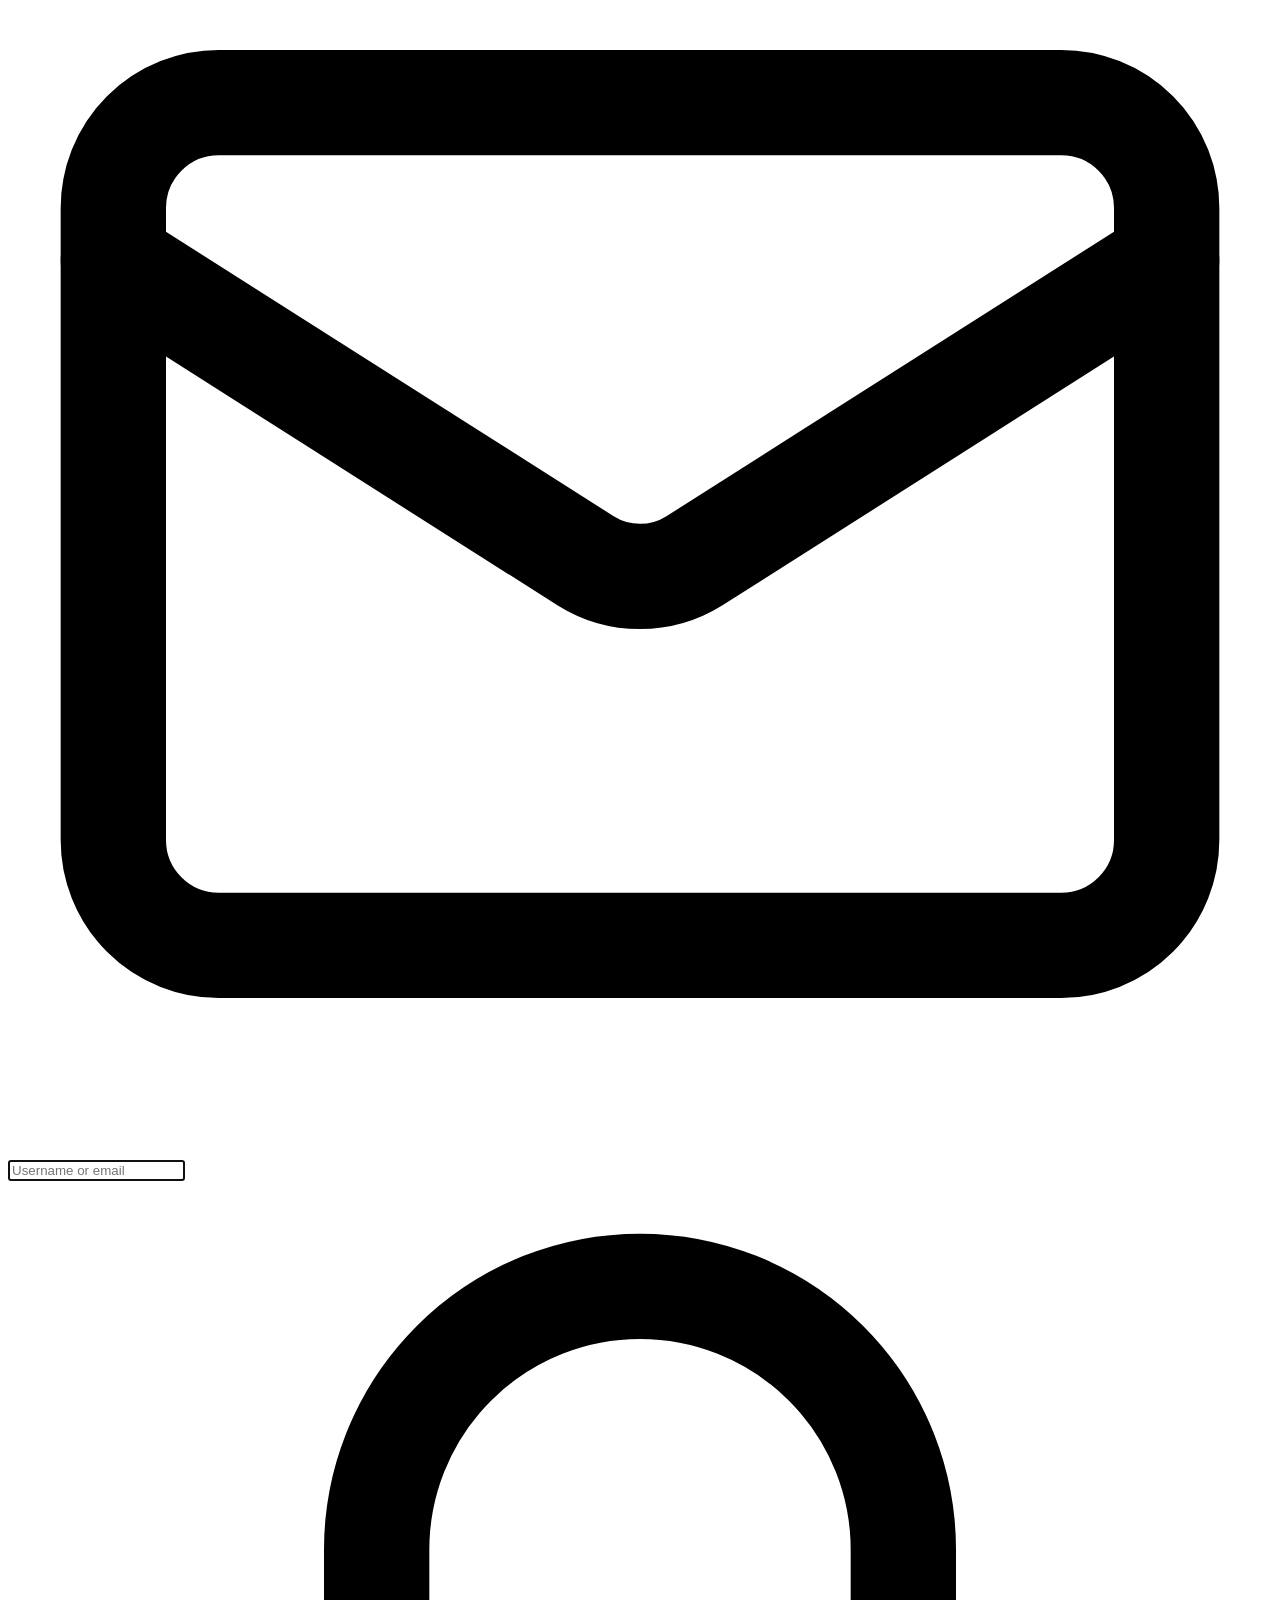
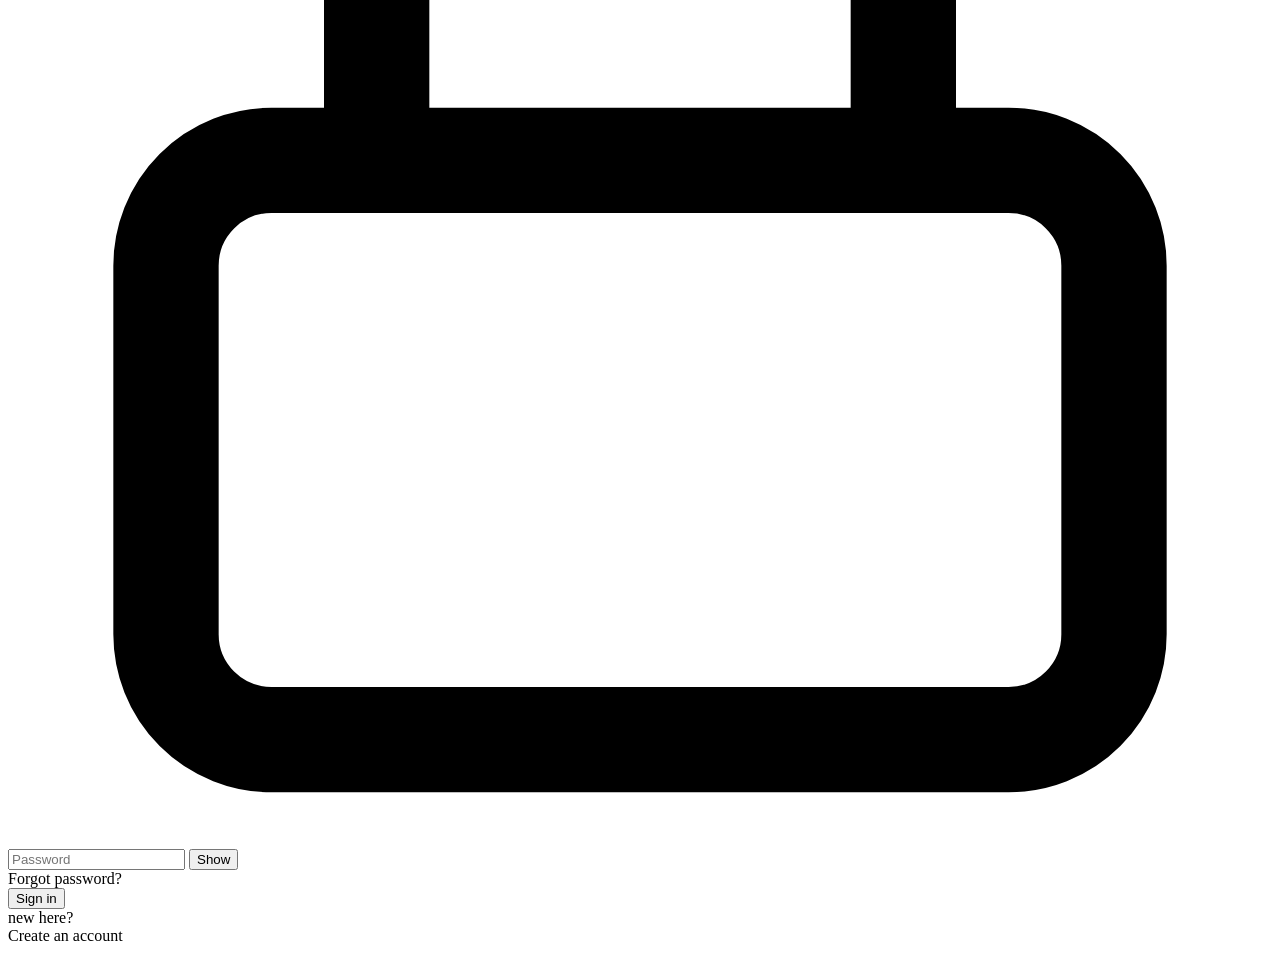
<file: week/sac/src/main/resources/templates/login.html>
<!DOCTYPE html>
<html xmlns:th="http://www.thymeleaf.org">
<head th:replace="~{fragments :: head('Login')}"></head>
<body>
<div class="auth-wrap">
  <div class="auth-card auth-card--minimal">
    <div class="auth-logo" aria-hidden="true">
      <svg viewBox="0 0 24 24" fill="none" stroke="currentColor" stroke-width="2"
           stroke-linecap="round" stroke-linejoin="round">
        <path d="M15 3h4a2 2 0 0 1 2 2v14a2 2 0 0 1-2 2h-4"/>
        <polyline points="10 17 15 12 10 7"/>
        <line x1="15" y1="12" x2="3" y2="12"/>
      </svg>
    </div>

    <h1 class="auth-title">Sign in</h1>
    <p class="auth-sub">Smart Academic Companion — bring your words, data, and teams together.</p>

    <p class="flash err" th:if="${param.error}">Invalid username/email or password.</p>
    <p class="flash ok" th:if="${param.registered}">Account created — please log in.</p>
    <p class="flash ok" th:if="${param.logout}">You have been logged out.</p>

    <form th:action="@{/login}" method="post" class="auth-form">
      <div class="input-icon">
        <svg class="ico" viewBox="0 0 24 24" fill="none" stroke="currentColor" stroke-width="2"
             stroke-linecap="round" stroke-linejoin="round" aria-hidden="true">
          <rect width="20" height="16" x="2" y="4" rx="2"/>
          <path d="m22 7-8.97 5.7a1.94 1.94 0 0 1-2.06 0L2 7"/>
        </svg>
        <input id="username" name="username" type="text" required autofocus
               autocomplete="username" placeholder="Username or email"
               aria-label="Username or email"/>
      </div>

      <div class="input-icon">
        <svg class="ico" viewBox="0 0 24 24" fill="none" stroke="currentColor" stroke-width="2"
             stroke-linecap="round" stroke-linejoin="round" aria-hidden="true">
          <rect width="18" height="11" x="3" y="11" rx="2" ry="2"/>
          <path d="M7 11V7a5 5 0 0 1 10 0v4"/>
        </svg>
        <input id="password" name="password" type="password" required
               autocomplete="current-password" placeholder="Password" aria-label="Password"/>
        <button type="button" class="pw-toggle" data-target="password"
                onclick="togglePw(this)">Show</button>
      </div>

      <div class="auth-row-between">
        <span class="auth-link auth-link--muted" title="Password resets are handled by your administrator">Forgot password?</span>
      </div>

      <button class="btn btn--grad" type="submit">Sign in</button>

      <div class="auth-divider"><span>new here?</span></div>

      <a th:href="@{/register}" class="btn btn--ghost">Create an account</a>
    </form>
  </div>
</div>

<script>
  function togglePw(btn) {
    const input = document.getElementById(btn.dataset.target);
    const show = input.type === 'password';
    input.type = show ? 'text' : 'password';
    btn.textContent = show ? 'Hide' : 'Show';
  }
</script>
</body>
</html>
</file>
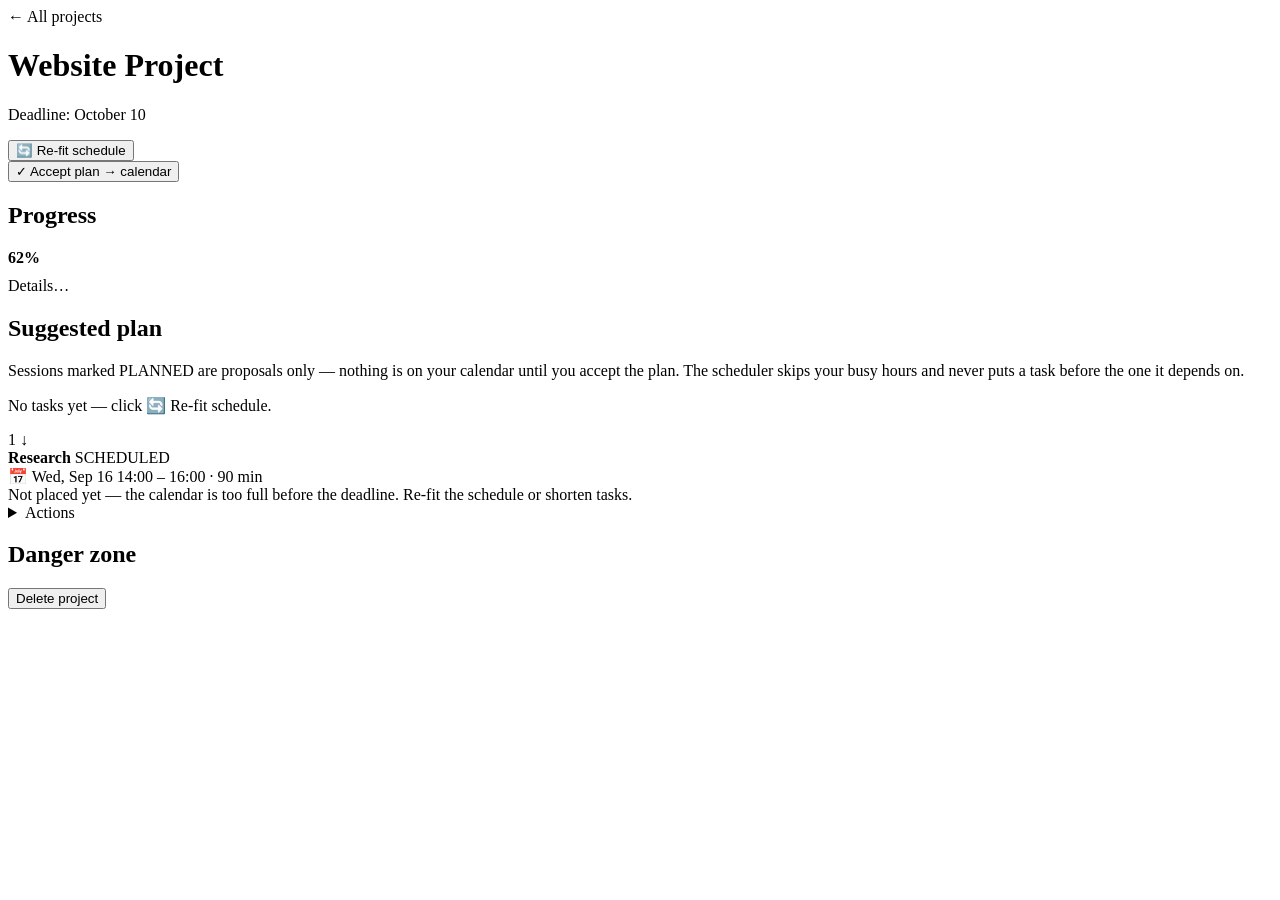
<file: week/sac/src/main/resources/templates/planner-project.html>
<!DOCTYPE html>
<html xmlns:th="http://www.thymeleaf.org">
<head th:replace="~{fragments :: head('Planner — Project')}"></head>
<body>
<nav th:replace="~{fragments :: sidebar}"></nav>
<div class="container">

  <div class="dash-head">
    <div>
      <a class="muted" th:href="@{/planner}">← All projects</a>
      <h1 th:text="${project.name}">Website Project</h1>
      <p class="subtitle" th:if="${project.deadline}"
         th:text="'⏰ Deadline: ' + ${#temporals.format(project.deadline, 'EEEE, MMMM d, yyyy')}">Deadline: October 10</p>
    </div>
    <div class="quick-actions">
      <form th:action="@{'/planner/' + ${project.id} + '/schedule'}" method="post">
        <button class="btn secondary" type="submit">🔄 Re-fit schedule</button>
      </form>
      <form th:action="@{'/planner/' + ${project.id} + '/accept'}" method="post"
            th:if="${#lists.isEmpty(tasks) == false}">
        <button class="btn" type="submit">✓ Accept plan → calendar</button>
      </form>
    </div>
  </div>

  <div class="card">
    <div class="proj-top">
      <h2>Progress</h2>
      <strong th:text="${project.progressPercent} + '%'">62%</strong>
    </div>
    <div class="progress">
      <div class="progress-bar" th:style="'width:' + ${project.progressPercent} + '%'"></div>
    </div>
    <p class="muted" th:if="${project.details}" th:text="${project.details}" style="margin-top:10px">Details…</p>
  </div>

  <div class="card">
    <h2>Suggested plan</h2>
    <p class="muted">
      Sessions marked <span class="badge">PLANNED</span> are proposals only — nothing is on your calendar
      until you accept the plan. The scheduler skips your busy hours and never puts a task before
      the one it depends on.</p>

    <p class="muted" th:if="${#lists.isEmpty(tasks)}">No tasks yet — click 🔄 Re-fit schedule.</p>

    <div class="plan-list" th:if="${!#lists.isEmpty(tasks)}">
      <div class="plan-row" th:each="t, it : ${tasks}">
        <div class="plan-rail">
          <span class="plan-num" th:text="${it.count}">1</span>
          <span class="plan-arrow" th:if="${!it.last}">↓</span>
        </div>
        <div class="plan-body">
          <div class="plan-title-row">
            <strong th:text="${t.title}">Research</strong>
            <span class="badge" th:classappend="${t.status}"
                  th:text="${t.status}">SCHEDULED</span>
          </div>
          <div class="muted" th:if="${t.plannedDate != null}">
            📅 <span th:text="${#temporals.format(t.plannedDate, 'EEE, MMM d')}">Wed, Sep 16</span>
            <span th:if="${t.plannedStart != null}"
                  th:text="${#temporals.format(t.plannedStart, 'HH:mm')} + ' – ' + ${#temporals.format(t.plannedEnd, 'HH:mm')}">14:00 – 16:00</span>
            <span th:text="' · ' + ${t.durationMinutes} + ' min'"> · 90 min</span>
          </div>
          <div class="muted" th:if="${t.plannedDate == null and t.status.name() == 'PLANNED'}">
            Not placed yet — the calendar is too full before the deadline. Re-fit the schedule or shorten tasks.
          </div>

          <details class="act-panel">
            <summary>Actions</summary>
            <div class="act-actions">
              <form th:if="${t.status.name() != 'DONE' and t.status.name() != 'SKIPPED'}"
                    th:action="@{'/planner/tasks/' + ${t.id} + '/complete'}" method="post">
                <input type="hidden" name="project" th:value="${project.id}"/>
                <button class="chip chip-ok" type="submit">✓ Done</button>
              </form>
              <form th:if="${t.status.name() != 'DONE' and t.status.name() != 'SKIPPED'}"
                    th:action="@{'/planner/tasks/' + ${t.id} + '/skip'}" method="post">
                <input type="hidden" name="project" th:value="${project.id}"/>
                <button class="chip chip-warn" type="submit">⤼ Skip</button>
              </form>
              <form th:if="${t.status.name() == 'DONE' or t.status.name() == 'SKIPPED'}"
                    th:action="@{'/planner/tasks/' + ${t.id} + '/reopen'}" method="post">
                <input type="hidden" name="project" th:value="${project.id}"/>
                <button class="chip" type="submit">↩ Reopen</button>
              </form>
            </div>
          </details>
        </div>
      </div>
    </div>
  </div>

  <div class="card">
    <h2>Danger zone</h2>
    <form th:action="@{'/planner/' + ${project.id} + '/delete'}" method="post"
          onsubmit="return confirm('Delete this project and its calendar sessions?')">
      <button class="btn danger small" type="submit">Delete project</button>
    </form>
  </div>
</div>
</body>
</html>
</file>
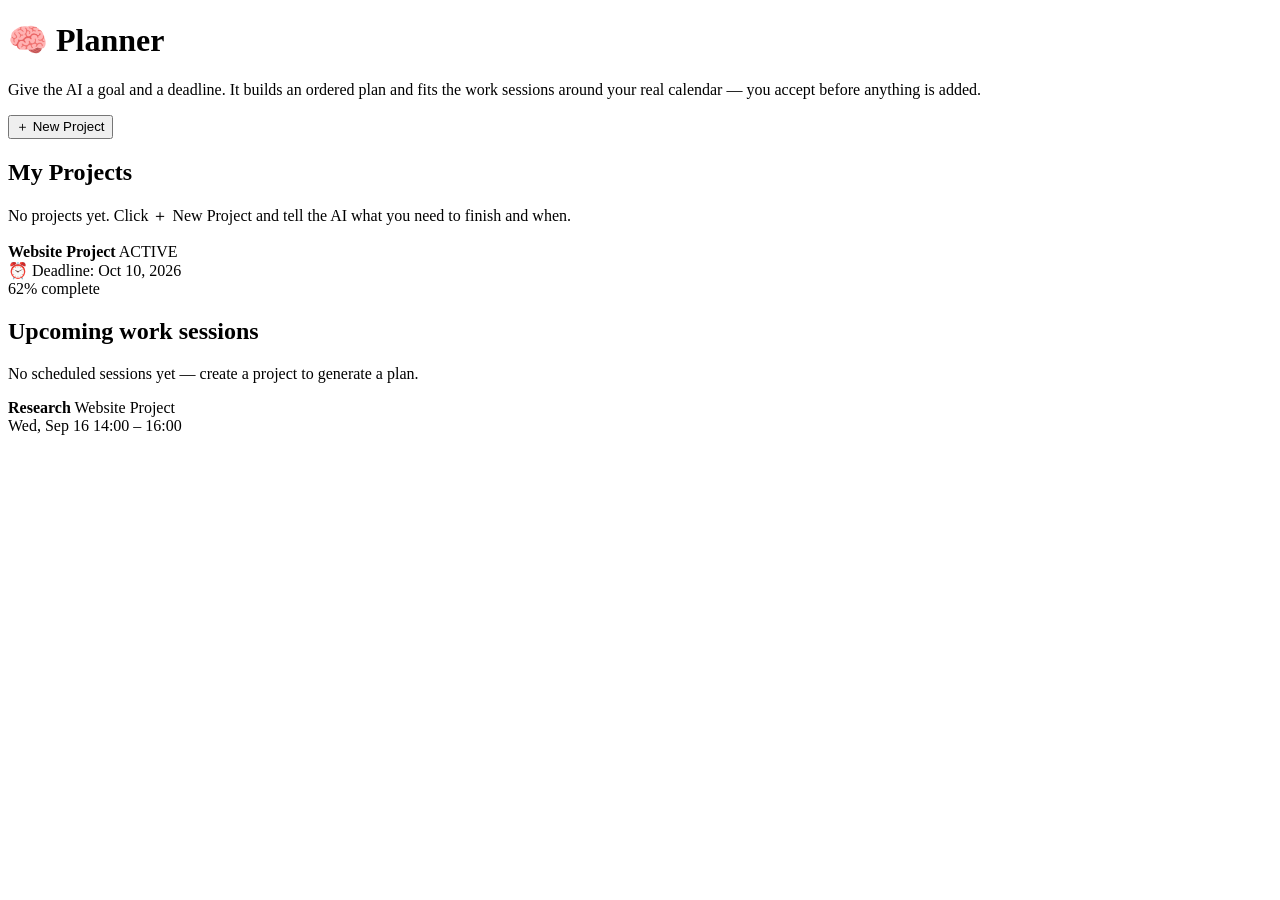
<file: week/sac/src/main/resources/templates/planner.html>
<!DOCTYPE html>
<html xmlns:th="http://www.thymeleaf.org">
<head th:replace="~{fragments :: head('Planner')}"></head>
<body>
<nav th:replace="~{fragments :: sidebar}"></nav>
<div class="container">

  <div class="dash-head">
    <div>
      <h1>🧠 Planner</h1>
      <p class="subtitle">Give the AI a goal and a deadline. It builds an ordered plan and fits the work sessions around your real calendar — you accept before anything is added.</p>
    </div>
    <button class="btn" type="button" data-open-modal="#newProjectModal">＋ New Project</button>
  </div>

  <div class="dash-grid">
    <!-- ======= projects ======= -->
    <div>
      <div class="card">
        <h2>My Projects</h2>
        <p class="muted" th:if="${#lists.isEmpty(projects)}">
          No projects yet. Click ＋ New Project and tell the AI what you need to finish and when.</p>

        <div class="proj-list">
          <a class="proj-card" th:each="p : ${projects}" th:href="@{'/planner/' + ${p.id}}">
            <div class="proj-top">
              <strong th:text="${p.name}">Website Project</strong>
              <span class="badge" th:classappend="${p.status == 'COMPLETED'} ? 'ok' : 'warn'"
                    th:text="${p.status}">ACTIVE</span>
            </div>
            <div class="muted" th:if="${p.deadline}">
              ⏰ Deadline: <span th:text="${#temporals.format(p.deadline, 'MMM d, yyyy')}">Oct 10, 2026</span>
            </div>
            <div class="progress">
              <div class="progress-bar" th:style="'width:' + ${p.progressPercent} + '%'"></div>
            </div>
            <div class="muted" th:text="${p.progressPercent} + '% complete'">62% complete</div>
          </a>
        </div>
      </div>
    </div>

    <!-- ======= upcoming planner sessions ======= -->
    <div>
      <div class="card">
        <h2>Upcoming work sessions</h2>
        <p class="muted" th:if="${#lists.isEmpty(upcomingSessions)}">
          No scheduled sessions yet — create a project to generate a plan.</p>
        <div class="update" th:each="t : ${upcomingSessions}">
          <div>
            <strong th:text="${t.title}">Research</strong>
            <span class="badge" th:text="${t.project.name}">Website Project</span>
          </div>
          <div class="muted">
            <span th:text="${#temporals.format(t.plannedDate, 'EEE, MMM d')}">Wed, Sep 16</span>
            <span th:if="${t.plannedStart != null}"
                  th:text="${#temporals.format(t.plannedStart, 'HH:mm')} + ' – ' + ${#temporals.format(t.plannedEnd, 'HH:mm')}">14:00 – 16:00</span>
          </div>
        </div>
      </div>
    </div>
  </div>
</div>

<!-- ======= new project modal ======= -->
<div class="modal-backdrop" id="newProjectModal" hidden>
  <div class="modal">
    <div class="modal-head">
      <h2>New Planner Project</h2>
      <button class="modal-close" type="button" data-close-modal>✕</button>
    </div>
    <form th:action="@{/planner/create}" method="post" class="modal-form">
      <label for="pj-name">What do you need to finish?</label>
      <input id="pj-name" name="name" type="text" required placeholder="Website for web development course"/>

      <label for="pj-details">Details (optional)</label>
      <textarea id="pj-details" name="details" rows="3"
                placeholder="Requirements, technologies, group members…"></textarea>

      <label for="pj-deadline">Deadline</label>
      <input id="pj-deadline" name="deadline" type="date"/>

      <label class="check-row">
        <input type="checkbox" name="autoSchedule" value="true" checked style="width:auto"/>
        <span>Fit sessions around my existing schedule automatically</span>
      </label>

      <button class="btn" type="submit">Generate Plan</button>
    </form>
  </div>
</div>

<script>
  document.querySelectorAll('[data-open-modal]').forEach(function (btn) {
    btn.addEventListener('click', function () {
      var m = document.querySelector(btn.getAttribute('data-open-modal'));
      if (m) m.hidden = false;
    });
  });
  document.querySelectorAll('[data-close-modal]').forEach(function (btn) {
    btn.addEventListener('click', function () {
      btn.closest('.modal-backdrop').hidden = true;
    });
  });
  document.querySelectorAll('.modal-backdrop').forEach(function (bd) {
    bd.addEventListener('click', function (e) { if (e.target === bd) bd.hidden = true; });
  });
</script>
</body>
</html>
</file>
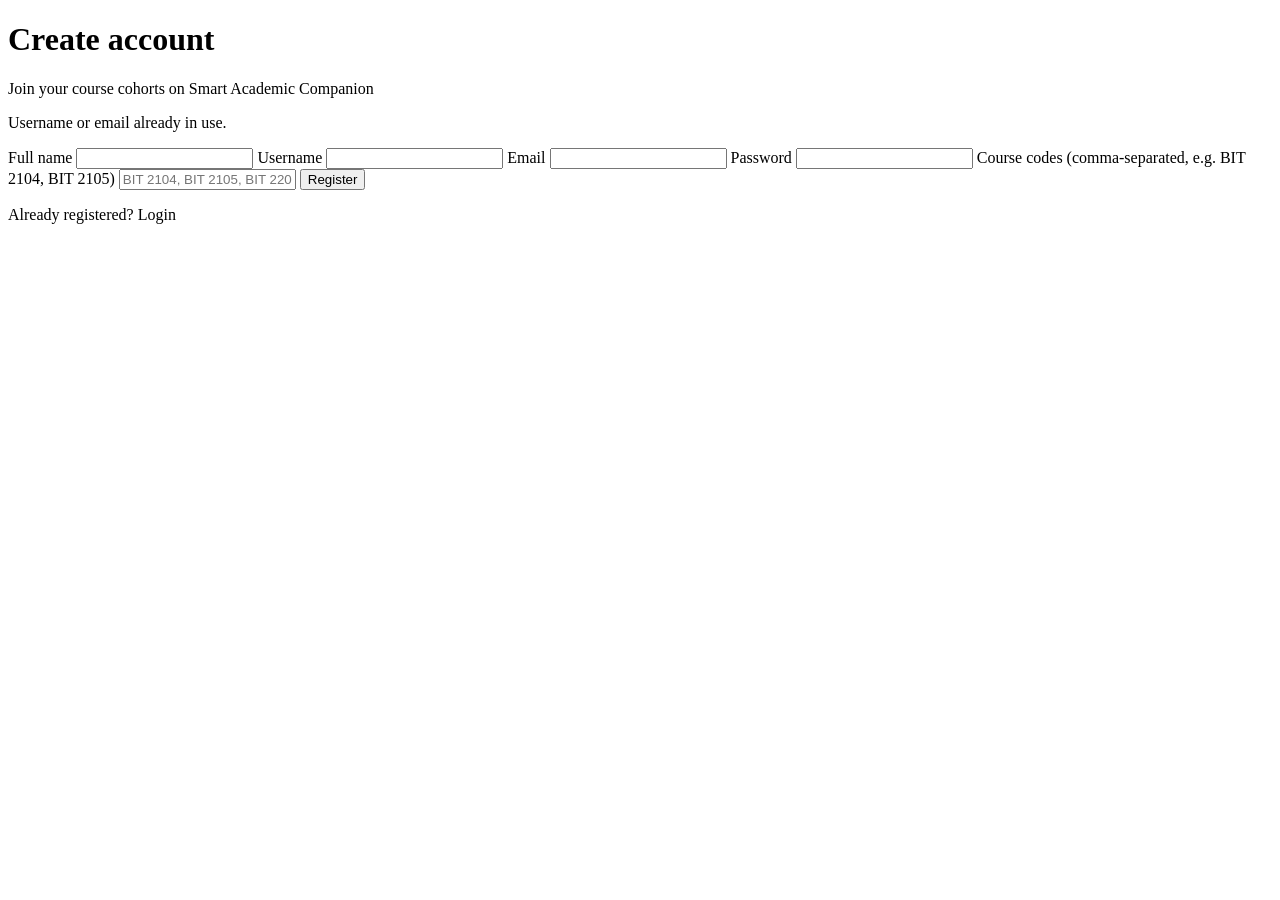
<file: week/sac/src/main/resources/templates/register.html>
<!DOCTYPE html>
<html xmlns:th="http://www.thymeleaf.org">
<head th:replace="~{fragments :: head('Register')}"></head>
<body>
<div class="auth-wrap">
  <div class="auth-card">
    <h1>Create account</h1>
    <p class="sub">Join your course cohorts on Smart Academic Companion</p>

    <p class="flash err" th:if="${param.error}">Username or email already in use.</p>

    <form th:action="@{/register}" method="post">
      <label for="fullName">Full name</label>
      <input id="fullName" name="fullName" type="text" required/>

      <label for="username">Username</label>
      <input id="username" name="username" type="text" required/>

      <label for="email">Email</label>
      <input id="email" name="email" type="email" required/>

      <label for="password">Password</label>
      <input id="password" name="password" type="password" required minlength="4"/>

      <label for="courseCodes">Course codes (comma-separated, e.g. BIT 2104, BIT 2105)</label>
      <input id="courseCodes" name="courseCodes" type="text"
             placeholder="BIT 2104, BIT 2105, BIT 2201"/>

      <button class="btn" type="submit">Register</button>
    </form>

    <p class="auth-note">Already registered? <a th:href="@{/login}">Login</a></p>
  </div>
</div>
</body>
</html>
</file>
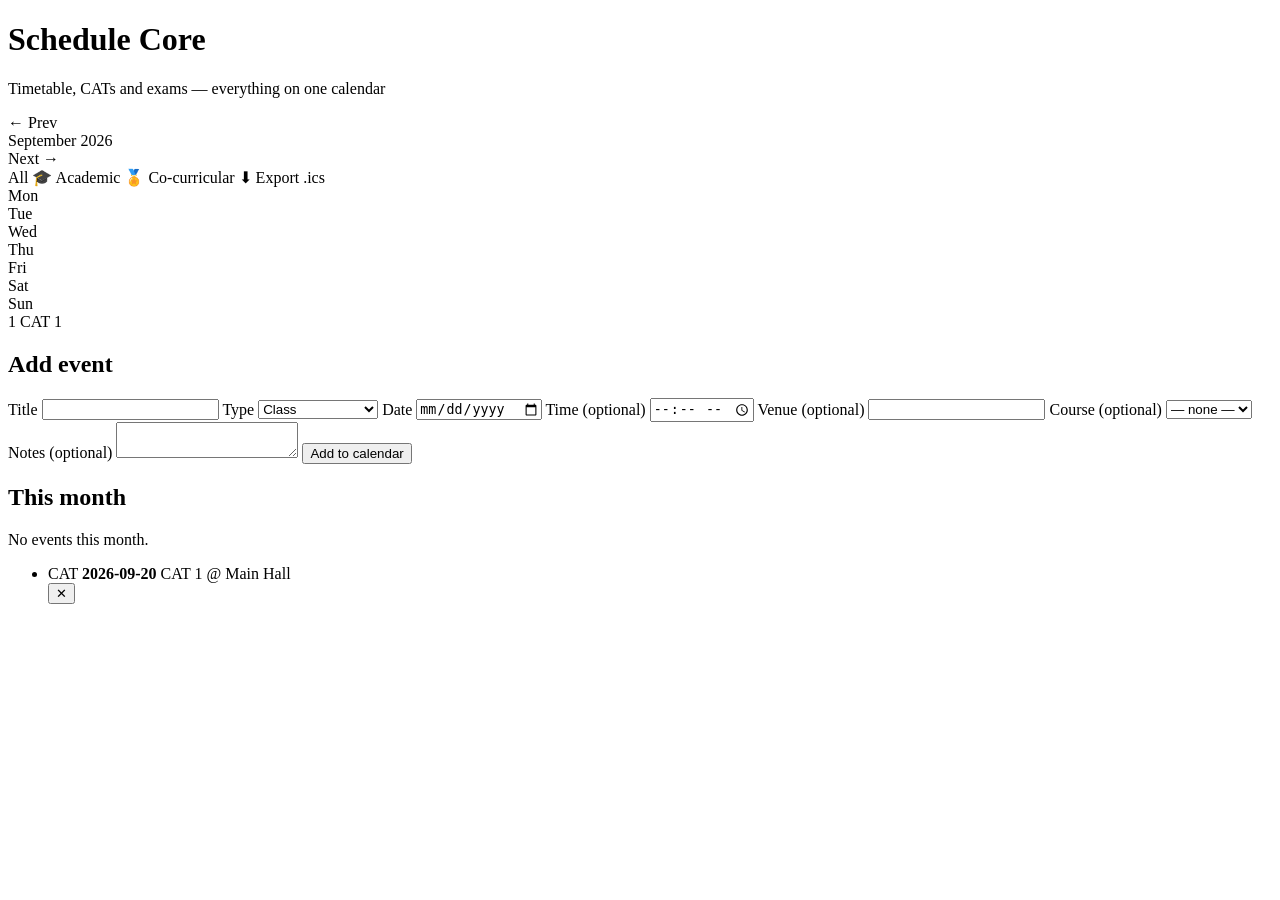
<file: week/sac/src/main/resources/templates/schedule.html>
<!DOCTYPE html>
<html xmlns:th="http://www.thymeleaf.org">
<head th:replace="~{fragments :: head('Schedule')}"></head>
<body>
<nav th:replace="~{fragments :: sidebar}"></nav>
<div class="container">
  <h1>Schedule Core</h1>
  <p class="subtitle">Timetable, CATs and exams — everything on one calendar</p>

  <div class="card">
    <div class="cal-header">
      <div class="cal-nav">
        <a th:href="@{/schedule(year=${yearMonth.minusMonths(1).year}, month=${yearMonth.minusMonths(1).monthValue}, view=${view})}">&larr; Prev</a>
      </div>
      <div class="month" th:text="${yearMonth.month} + ' ' + ${yearMonth.year}">September 2026</div>
      <div class="cal-nav">
        <a th:href="@{/schedule(year=${yearMonth.plusMonths(1).year}, month=${yearMonth.plusMonths(1).monthValue}, view=${view})}">Next &rarr;</a>
      </div>
    </div>

    <div class="cal-filters">
      <a th:class="'chip' + (${view} == 'all' ? ' chip-on' : '')"
         th:href="@{/schedule(view='all')}">All</a>
      <a th:class="'chip' + (${view} == 'academic' ? ' chip-on' : '')"
         th:href="@{/schedule(view='academic')}">🎓 Academic</a>
      <a th:class="'chip' + (${view} == 'co' ? ' chip-on' : '')"
         th:href="@{/schedule(view='co')}">🏅 Co-curricular</a>
      <a class="chip chip-export" th:href="@{/schedule/events.ics(userId=${me.id})}">⬇ Export .ics</a>
    </div>

    <div class="cal-grid">
      <div class="cal-dow">Mon</div><div class="cal-dow">Tue</div><div class="cal-dow">Wed</div>
      <div class="cal-dow">Thu</div><div class="cal-dow">Fri</div><div class="cal-dow">Sat</div>
      <div class="cal-dow">Sun</div>

      <th:block th:each="i : ${#numbers.sequence(0, yearMonth.lengthOfMonth() - 1)}">
        <th:block th:with="day=${i == 0 ? T(java.time.LocalDate).of(yearMonth.year, yearMonth.monthValue, 1)
                                  : T(java.time.LocalDate).of(yearMonth.year, yearMonth.monthValue, 1).plusDays(i)}">
          <!-- leading blanks -->
          <th:block th:if="${i == 0 and day.dayOfWeek.value != 1}">
            <div class="cal-cell empty" th:each="p : ${#numbers.sequence(1, day.dayOfWeek.value - 1)}"></div>
          </th:block>
          <div class="cal-cell" th:classappend="${day.equals(T(java.time.LocalDate).now())} ? 'today'">
            <span class="daynum" th:text="${day.dayOfMonth}">1</span>
            <a th:each="ev : ${events}"
               th:if="${ev.date != null and ev.date.equals(day)}"
               th:class="'cal-ev ' + ${ev.type}"
               th:href="@{/schedule}"
               th:text="${ev.startTime != null ? ev.startTime.toLocalTime() + ' ' : ''} + ${ev.title}">
              CAT 1
            </a>
          </div>
        </th:block>
      </th:block>
    </div>
  </div>

  <div class="grid cols-2">
    <div class="card">
      <h2>Add event</h2>
      <form th:action="@{/schedule/events}" method="post">
        <label>Title</label>
        <input name="title" required/>
        <label>Type</label>
        <select name="type">
          <optgroup label="Academic">
            <option value="CLASS">Class</option>
            <option value="CAT">CAT</option>
            <option value="EXAM">Exam</option>
            <option value="DEADLINE">Deadline</option>
            <option value="ASSIGNMENT">Assignment</option>
            <option value="PRACTICAL">Practical</option>
            <option value="STUDY">Study</option>
          </optgroup>
          <optgroup label="Co-curricular">
            <option value="CLUB">Club / Society</option>
            <option value="SPORT">Sport</option>
            <option value="WORSHIP">Worship</option>
            <option value="VOLUNTEER">Volunteer</option>
          </optgroup>
          <optgroup label="Other">
            <option value="MEETING">Meeting</option>
            <option value="EVENT">Event</option>
            <option value="WORK">Work</option>
            <option value="REMINDER">Reminder</option>
            <option value="OTHER">Other</option>
          </optgroup>
        </select>
        <label>Date</label>
        <input type="date" name="date" required/>
        <label>Time (optional)</label>
        <input type="time" name="time"/>
        <label>Venue (optional)</label>
        <input name="venue"/>
        <label>Course (optional)</label>
        <select name="courseId">
          <option value="">— none —</option>
          <option th:each="c : ${myCourses}" th:value="${c.id}" th:text="${c.code}">BIT 2104</option>
        </select>
        <label>Notes (optional)</label>
        <textarea name="notes" rows="2"></textarea>
        <button class="btn" type="submit">Add to calendar</button>
      </form>
    </div>

    <div class="card">
      <h2>This month</h2>
      <p class="muted" th:if="${#lists.isEmpty(events)}">No events this month.</p>
      <ul class="pill-list">
        <li th:each="ev : ${events}">
          <span>
            <span class="badge" th:classappend="${ev.type}" th:text="${ev.type}">CAT</span>
            <strong th:text="${ev.date}">2026-09-20</strong>
            <span th:text="${ev.title}">CAT 1</span>
            <span class="muted" th:if="${ev.venue}" th:text="' @ ' + ${ev.venue}"> @ Main Hall</span>
          </span>
          <form th:action="@{'/schedule/events/' + ${ev.id} + '/delete'}" method="post"
                onsubmit="return confirm('Delete this event?')">
            <button class="btn danger small" type="submit">✕</button>
          </form>
        </li>
      </ul>
    </div>
  </div>
</div>
</body>
</html>
</file>
<file: railway/style.css>
/* =========================================================
   Kenya Railways - style.css
   Student case study: mobile-first stylesheet.
   Base styles target small phones; layout is enhanced
   for tablet (min-width: 600px) and desktop (min-width: 900px).
   ========================================================= */

/* ---------- 1. Element selectors (mobile-first base) ---------- */
*,
*::before,
*::after {
  box-sizing: border-box;
}

body {
  margin: 0;
  font-family: Tahoma, Verdana, Arial, sans-serif;
  font-size: 15px;
  line-height: 1.6;
  color: #222222;
  background: #f4f1e8;
}

h1, h2, h3 {
  font-family: Georgia, "Times New Roman", serif;
  font-weight: normal;
  color: #111111;
  line-height: 1.3;
  margin: 0 0 12px;
}

h1 { font-size: 26px; }
h2 { font-size: 22px; }
h3 { font-size: 17px; }

p { margin: 0 0 14px; }

a {
  color: #005a9c;
  text-decoration: underline;
}

a:hover { color: #bb0a1e; }

ul { margin: 0; padding: 0; list-style: none; }

table { border-collapse: collapse; width: 100%; }

/* ---------- 2. Layout classes ---------- */
.container {
  width: 100%;
  max-width: 1080px;
  margin: 0 auto;
  padding: 0 15px;
}

.section {
  padding: 30px 0;
  border-bottom: 1px solid #d9d3c4;
}

.section-intro {
  color: #555555;
  font-size: 14px;
  margin-bottom: 18px;
}

/* ---------- 3. Header (Flexbox navigation) ---------- */
.site-header {
  background: #006b3f;
  border-bottom: 4px solid #bb0a1e;
  padding: 12px 0;
}

.header-inner {
  display: flex;              /* Flexbox: header row */
  flex-direction: column;     /* mobile: logo above menu */
  align-items: center;
  gap: 10px;
}

.logo {
  color: #ffffff;
  font-family: Georgia, "Times New Roman", serif;
  font-size: 22px;
  text-decoration: none;
}

.logo strong {
  color: #ffd200;
  font-weight: normal;
}

.main-nav { width: 100%; }

.nav-list {
  display: flex;              /* Flexbox navigation menu */
  flex-wrap: wrap;
  justify-content: center;
  border-top: 1px solid rgba(255, 255, 255, 0.3);
}

.nav-list li { width: 50%; }

.nav-list a {
  display: block;
  color: #ffffff;
  font-size: 14px;
  text-align: center;
  text-decoration: none;
  padding: 9px 6px;
  border-bottom: 1px solid rgba(255, 255, 255, 0.3);
  border-right: 1px solid rgba(255, 255, 255, 0.3);
}

.nav-list a:hover,
.nav-list a:focus {
  background: #005231;
}

/* ---------- 4. Welcome section ---------- */
/* ID selectors: one-off styling for each page section */
#welcome {
  background: #e9e4d6;
  border-bottom: 1px solid #d9d3c4;
}

#schedule { background: #efece2; }

#routes { background: #ffffff; }

#contact { border-top: 4px solid #bb0a1e; }

.welcome { padding: 34px 0; }

#welcome h1 { color: #006b3f; }

.welcome .lead {
  font-size: 16px;
  color: #333333;
  margin-bottom: 18px;
}

/* Buttons */
.btn {
  display: inline-block;
  background: #bb0a1e;
  color: #ffffff;
  font-size: 14px;
  text-decoration: none;
  padding: 10px 20px;
  margin: 0 8px 10px 0;
  border: 1px solid #8f0817;
}

.btn:hover,
.btn:focus {
  background: #8f0817;
  color: #ffffff;
}

.btn-outline {
  background: #ffffff;
  color: #006b3f;
  border: 1px solid #006b3f;
}

.btn-outline:hover,
.btn-outline:focus {
  background: #006b3f;
  color: #ffffff;
}

.btn-small {
  font-size: 13px;
  padding: 6px 14px;
}

/* ---------- 5. Train schedule table ---------- */
.schedule-table caption {
  caption-side: top;
  text-align: left;
  font-size: 13px;
  font-style: italic;
  color: #666666;
  padding-bottom: 8px;
}

.schedule-table thead { display: none; }  /* mobile: stacked rows */

.schedule-table tbody tr {
  display: block;
  background: #ffffff;
  border: 1px solid #c9c2b0;
  border-left: 4px solid #006b3f;
  margin-bottom: 12px;
  padding: 8px 12px;
}

.schedule-table tbody td {
  display: flex;
  justify-content: space-between;
  gap: 14px;
  padding: 5px 0;
  border-bottom: 1px dotted #cccccc;
  font-size: 14px;
}

.schedule-table tbody tr td:last-child { border-bottom: none; }

.schedule-table tbody td::before {
  content: attr(data-label);
  font-weight: bold;
  color: #006b3f;
}

/* ---------- 6. Routes section (CSS Grid) ---------- */
.route-grid {
  display: grid;                          /* CSS Grid */
  grid-template-columns: 1fr;             /* mobile: one column */
  gap: 16px;
}

.route-card {
  background: #ffffff;
  border: 1px solid #c9c2b0;
  padding: 16px;
}

.route-card h3 {
  color: #006b3f;
  border-bottom: 2px solid #bb0a1e;
  padding-bottom: 6px;
  margin-bottom: 10px;
}

.route-distance {
  font-size: 13px;
  font-weight: bold;
  color: #bb0a1e;
  margin-bottom: 8px;
}

.route-via {
  font-size: 14px;
  color: #444444;
  margin-bottom: 8px;
}

.route-fare {
  font-size: 14px;
  margin-bottom: 12px;
}

/* ---------- 7. Footer ---------- */
.site-footer {
  background: #222222;
  color: #dddddd;
  padding: 26px 0 0;
}

.site-footer h3 {
  color: #ffd200;
  font-size: 16px;
  border-bottom: 1px solid #444444;
  padding-bottom: 6px;
}

.site-footer p { font-size: 14px; }

.footer-grid {
  display: grid;
  grid-template-columns: 1fr;    /* mobile: one column */
  gap: 20px;
  padding-bottom: 20px;
}

.footer-links li { margin-bottom: 6px; }

.site-footer a {
  color: #9fd8ff;
  font-size: 14px;
}

.site-footer a:hover { color: #ffffff; }

.footer-bottom {
  border-top: 1px solid #444444;
  padding: 12px 15px;
  font-size: 13px;
  color: #999999;
}

.footer-bottom p { margin: 0; }

/* =========================================================
   8. Media queries - enhance for larger screens
   ========================================================= */

/* Tablet: 600px and up */
@media (min-width: 600px) {
  h1 { font-size: 30px; }
  h2 { font-size: 25px; }

  .header-inner {
    flex-direction: row;
    justify-content: space-between;
  }

  .main-nav { width: auto; }

  .nav-list {
    justify-content: flex-end;
    border-top: none;
  }

  .nav-list li { width: auto; }

  .nav-list a {
    border-right: none;
    border-bottom: none;
    border-left: 1px solid rgba(255, 255, 255, 0.3);
    padding: 4px 14px;
  }

  /* Table form on tablet and desktop */
  .schedule-table thead { display: table-header-group; }

  .schedule-table thead th {
    background: #006b3f;
    color: #ffffff;
    font-size: 14px;
    text-align: left;
    padding: 9px 12px;
    border: 1px solid #005231;
  }

  .schedule-table tbody tr {
    display: table-row;
    background: #ffffff;
    border: none;
    margin: 0;
    padding: 0;
  }

  .schedule-table tbody tr:nth-child(even) { background: #efede4; }

  .schedule-table tbody td {
    display: table-cell;
    padding: 8px 12px;
    font-size: 14px;
    border-bottom: 1px solid #dddddd;
    border-right: 1px solid #dddddd;
  }

  .schedule-table tbody tr td:last-child { border-bottom: 1px solid #dddddd; }

  .schedule-table tbody td::before { content: none; }

  .route-grid { grid-template-columns: repeat(2, 1fr); }

  .footer-grid { grid-template-columns: repeat(2, 1fr); }
}

/* Desktop: 900px and up */
@media (min-width: 900px) {
  body { font-size: 16px; }

  h1 { font-size: 34px; }
  h2 { font-size: 28px; }

  .section { padding: 40px 0; }
  .welcome { padding: 46px 0; }

  .route-grid {
    grid-template-columns: repeat(3, 1fr);
    gap: 20px;
  }

  .route-card { padding: 18px; }

  .footer-grid { grid-template-columns: repeat(3, 1fr); }
}
</file>
